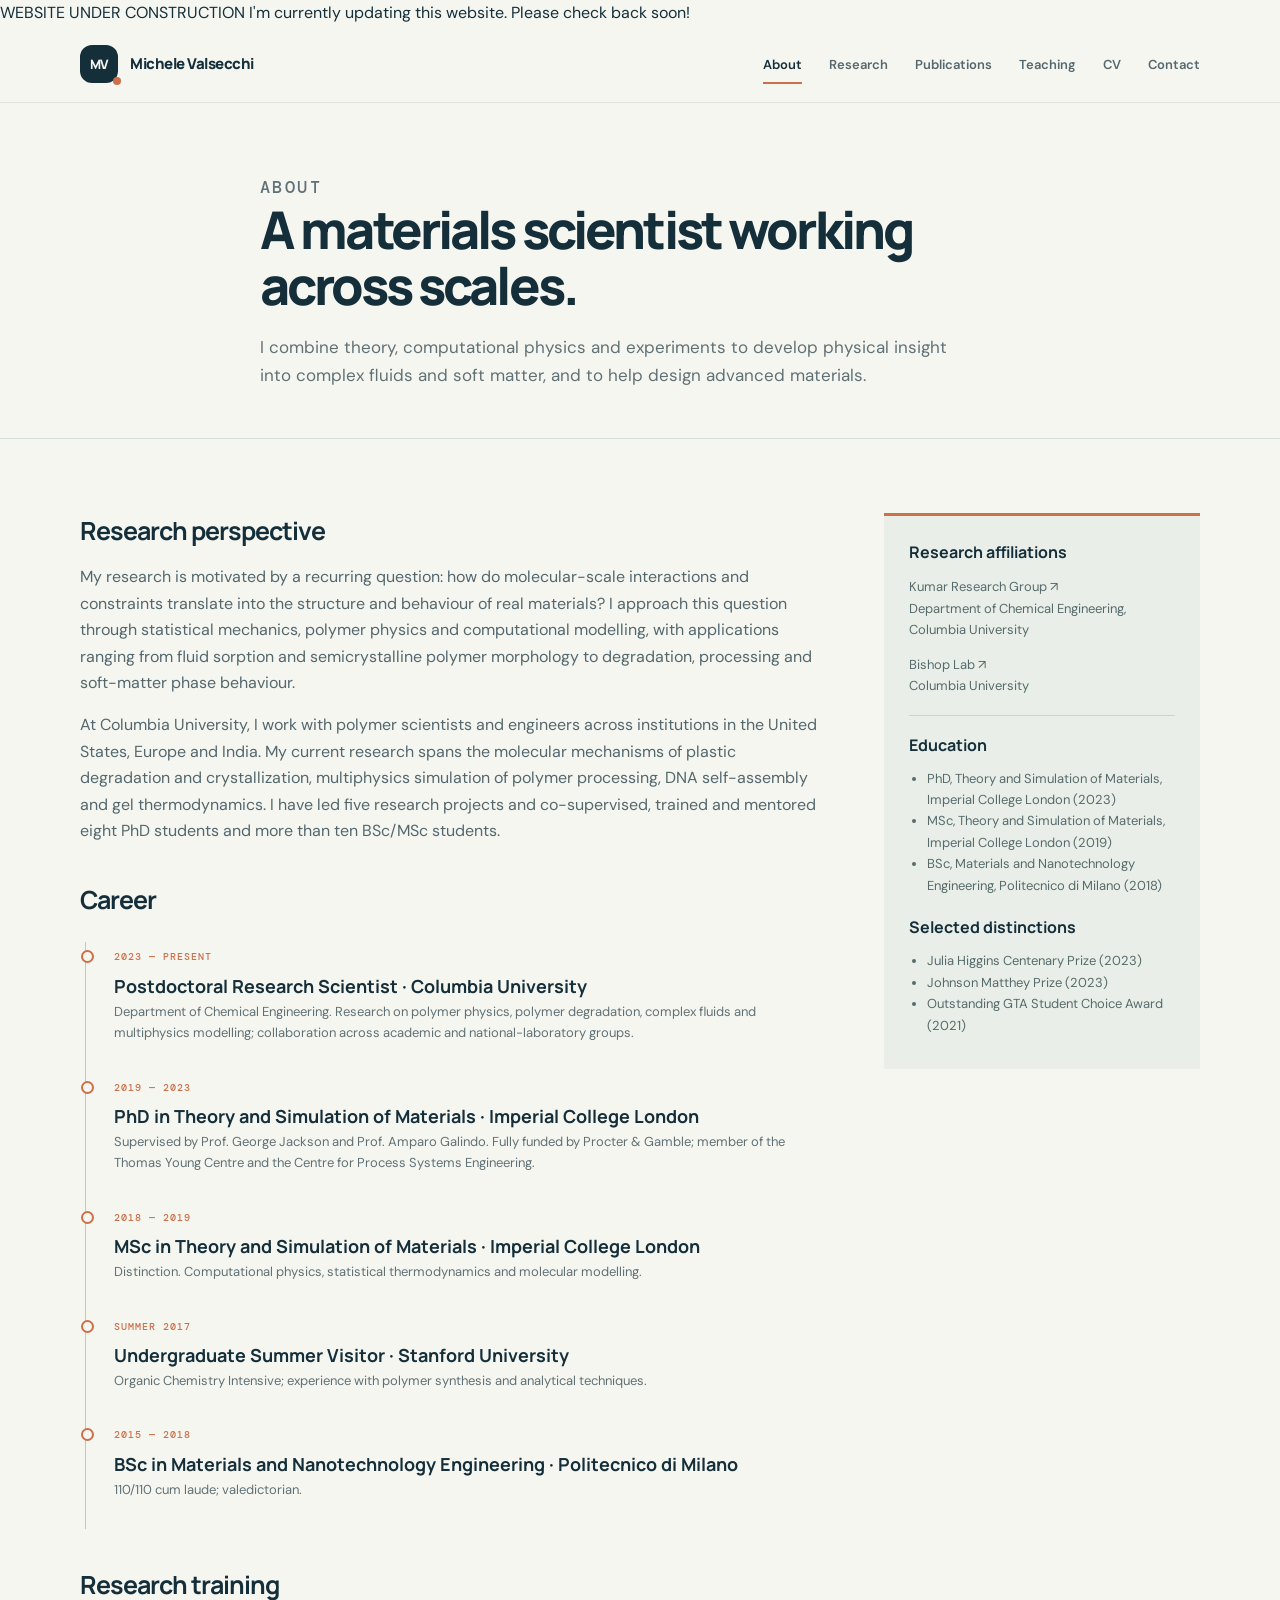
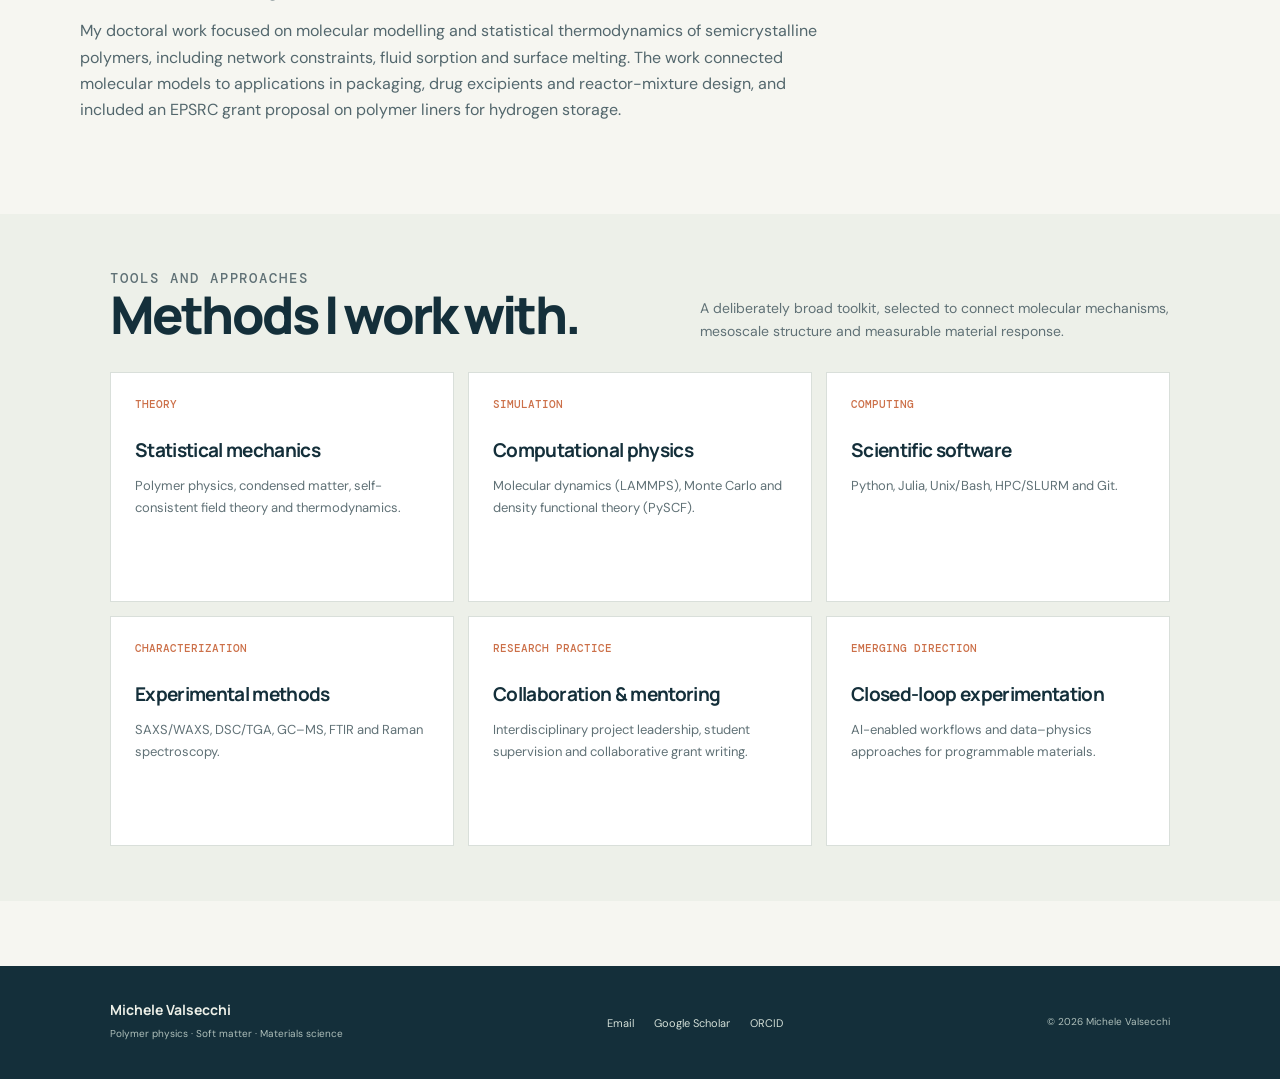
<file: about.html>
<!doctype html>
<html lang="en">
<head>
  <meta charset="utf-8"><meta name="viewport" content="width=device-width, initial-scale=1">
  <meta name="description" content="Background, research perspective, career and methods of Michele Valsecchi.">
  <meta name="author" content="Michele Valsecchi">
  <meta name="theme-color" content="#f6f6f1">
  <title>About | Michele Valsecchi</title>
  <link rel="icon" href="assets/img/favicon.svg" type="image/svg+xml">
  <link rel="stylesheet" href="assets/css/site.css">
</head>
<body class="">
  <div class="construction-banner">
    <span>WEBSITE UNDER CONSTRUCTION</span>
    <span class="banner-message">
        I'm currently updating this website. Please check back soon!
    </span>
</div>
  <a class="skip-link" href="#main">Skip to content</a>
  <header class="site-header">
    <div class="nav-wrap">
      <a class="brand" href="index.html" aria-label="Michele Valsecchi homepage"><span class="brand-mark">MV</span><span class="brand-name">Michele Valsecchi</span></a>
      <button class="nav-toggle" type="button" aria-expanded="false" aria-controls="site-nav"><span></span><span></span><span class="sr-only">Toggle navigation</span></button>
      <nav class="site-nav" id="site-nav" aria-label="Main navigation"><a href="about.html" aria-current="page">About</a><a href="research.html">Research</a><a href="publications.html">Publications</a><a href="teaching.html">Teaching</a><a href="cv.html">CV</a><a href="contact.html">Contact</a></nav>
    </div>
  </header>
  <main id="main">
<section class="page-hero"><div class="wrap page-heading"><p class="eyebrow">About</p><h1>A materials scientist working across scales.</h1><p>I combine theory, computational physics and experiments to develop physical insight into complex fluids and soft matter, and to help design advanced materials.</p></div></section>
<section class="section wrap"><div class="content-grid"><div class="prose">
 <h2>Research perspective</h2><p>My research is motivated by a recurring question: how do molecular-scale interactions and constraints translate into the structure and behaviour of real materials? I approach this question through statistical mechanics, polymer physics and computational modelling, with applications ranging from fluid sorption and semicrystalline polymer morphology to degradation, processing and soft-matter phase behaviour.</p>
 <p>At Columbia University, I work with polymer scientists and engineers across institutions in the United States, Europe and India. My current research spans the molecular mechanisms of plastic degradation and crystallization, multiphysics simulation of polymer processing, DNA self-assembly and gel thermodynamics. I have led five research projects and co-supervised, trained and mentored eight PhD students and more than ten BSc/MSc students.</p>
 <h2>Career</h2><div class="timeline">
  <div class="timeline-item"><span class="timeline-date">2023 — present</span><h3>Postdoctoral Research Scientist · Columbia University</h3><p>Department of Chemical Engineering. Research on polymer physics, polymer degradation, complex fluids and multiphysics modelling; collaboration across academic and national-laboratory groups.</p></div>
  <div class="timeline-item"><span class="timeline-date">2019 — 2023</span><h3>PhD in Theory and Simulation of Materials · Imperial College London</h3><p>Supervised by Prof. George Jackson and Prof. Amparo Galindo. Fully funded by Procter & Gamble; member of the Thomas Young Centre and the Centre for Process Systems Engineering.</p></div>
  <div class="timeline-item"><span class="timeline-date">2018 — 2019</span><h3>MSc in Theory and Simulation of Materials · Imperial College London</h3><p>Distinction. Computational physics, statistical thermodynamics and molecular modelling.</p></div>
  <div class="timeline-item"><span class="timeline-date">Summer 2017</span><h3>Undergraduate Summer Visitor · Stanford University</h3><p>Organic Chemistry Intensive; experience with polymer synthesis and analytical techniques.</p></div>
  <div class="timeline-item"><span class="timeline-date">2015 — 2018</span><h3>BSc in Materials and Nanotechnology Engineering · Politecnico di Milano</h3><p>110/110 cum laude; valedictorian.</p></div>
 </div>
 <h2>Research training</h2><p>My doctoral work focused on molecular modelling and statistical thermodynamics of semicrystalline polymers, including network constraints, fluid sorption and surface melting. The work connected molecular models to applications in packaging, drug excipients and reactor-mixture design, and included an EPSRC grant proposal on polymer liners for hydrogen storage.</p>
 </div><aside class="side-note"><h3>Research affiliations</h3><p><a href="https://kumar.cheme.columbia.edu/people/michele-valsecchi" target="_blank" rel="noopener">Kumar Research Group ↗</a><br>Department of Chemical Engineering, Columbia University</p><p><a href="https://bishop.cheme.columbia.edu/directory" target="_blank" rel="noopener">Bishop Lab ↗</a><br>Columbia University</p><hr style="border:0;border-top:1px solid #cbd5ce;margin:18px 0"><h3>Education</h3><ul><li>PhD, Theory and Simulation of Materials, Imperial College London (2023)</li><li>MSc, Theory and Simulation of Materials, Imperial College London (2019)</li><li>BSc, Materials and Nanotechnology Engineering, Politecnico di Milano (2018)</li></ul><h3 style="margin-top:20px">Selected distinctions</h3><ul><li>Julia Higgins Centenary Prize (2023)</li><li>Johnson Matthey Prize (2023)</li><li>Outstanding GTA Student Choice Award (2021)</li></ul></aside></div></section>
<section class="section compact" style="background:#edf0e9"><div class="wrap"><div class="section-head"><div><p class="section-kicker">Tools and approaches</p><h2>Methods I work with.</h2></div><p>A deliberately broad toolkit, selected to connect molecular mechanisms, mesoscale structure and measurable material response.</p></div><div class="theme-grid">
 <div class="theme-card"><span class="theme-num">THEORY</span><h3>Statistical mechanics</h3><p>Polymer physics, condensed matter, self-consistent field theory and thermodynamics.</p></div>
 <div class="theme-card"><span class="theme-num">SIMULATION</span><h3>Computational physics</h3><p>Molecular dynamics (LAMMPS), Monte Carlo and density functional theory (PySCF).</p></div>
 <div class="theme-card"><span class="theme-num">COMPUTING</span><h3>Scientific software</h3><p>Python, Julia, Unix/Bash, HPC/SLURM and Git.</p></div>
 <div class="theme-card"><span class="theme-num">CHARACTERIZATION</span><h3>Experimental methods</h3><p>SAXS/WAXS, DSC/TGA, GC–MS, FTIR and Raman spectroscopy.</p></div>
 <div class="theme-card"><span class="theme-num">RESEARCH PRACTICE</span><h3>Collaboration & mentoring</h3><p>Interdisciplinary project leadership, student supervision and collaborative grant writing.</p></div>
 <div class="theme-card"><span class="theme-num">EMERGING DIRECTION</span><h3>Closed-loop experimentation</h3><p>AI-enabled workflows and data–physics approaches for programmable materials.</p></div>
 </div></div></section>
</main>
  <footer class="site-footer"><div class="footer-inner"><div><strong>Michele Valsecchi</strong><span>Polymer physics · Soft matter · Materials science</span></div><div class="footer-links"><a href="mailto:valsecchi.michele@outlook.com">Email</a><a href="https://scholar.google.com/citations?user=m1rhpZUAAAAJ" target="_blank" rel="noopener">Google Scholar</a><a href="https://orcid.org/0000-0003-1835-3552" target="_blank" rel="noopener">ORCID</a></div><small>© <span data-year>2026</span> Michele Valsecchi</small></div></footer>
  <script src="assets/js/site.js" defer></script>
</body></html>
</file>
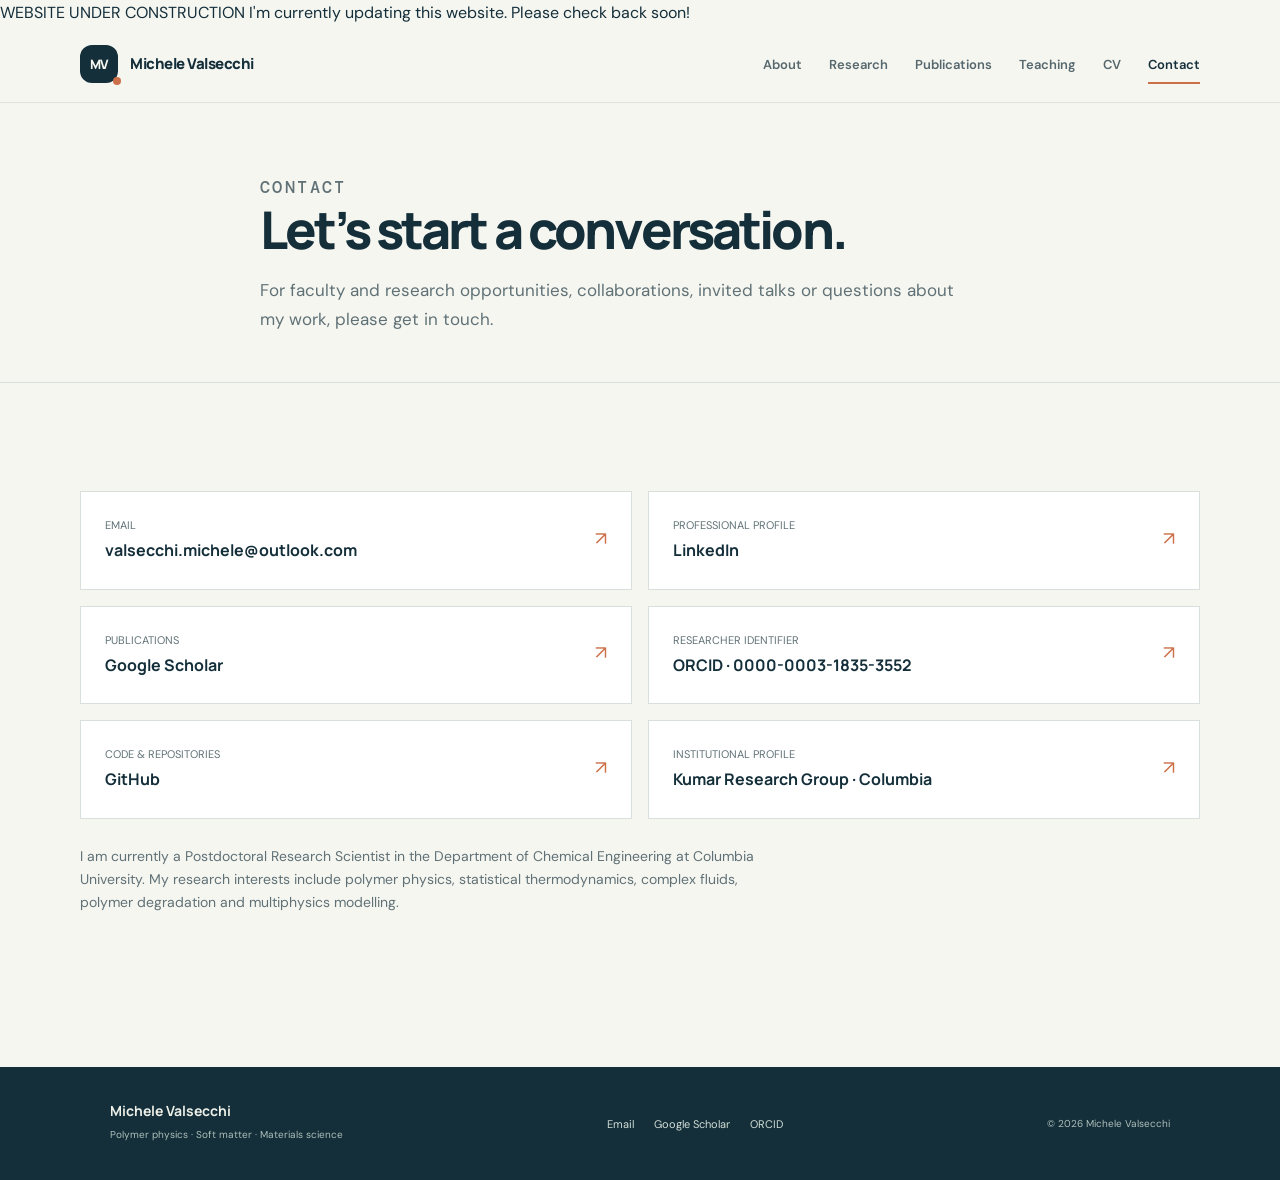
<file: contact.html>
<!doctype html>
<html lang="en">
<head>
  <meta charset="utf-8"><meta name="viewport" content="width=device-width, initial-scale=1">
  <meta name="description" content="Contact me for research, faculty hiring, or collaboration.">
  <meta name="author" content="Michele Valsecchi">
  <meta name="theme-color" content="#f6f6f1">
  <title>Contact | Michele Valsecchi</title>
  <link rel="icon" href="assets/img/favicon.svg" type="image/svg+xml">
  <link rel="stylesheet" href="assets/css/site.css">
</head>
<body class="">
  <div class="construction-banner">
    <span>WEBSITE UNDER CONSTRUCTION</span>
    <span class="banner-message">
        I'm currently updating this website. Please check back soon!
    </span>
</div>
  <a class="skip-link" href="#main">Skip to content</a>
  <header class="site-header">
    <div class="nav-wrap">
      <a class="brand" href="index.html" aria-label="Michele Valsecchi homepage"><span class="brand-mark">MV</span><span class="brand-name">Michele Valsecchi</span></a>
      <button class="nav-toggle" type="button" aria-expanded="false" aria-controls="site-nav"><span></span><span></span><span class="sr-only">Toggle navigation</span></button>
      <nav class="site-nav" id="site-nav" aria-label="Main navigation"><a href="about.html">About</a><a href="research.html">Research</a><a href="publications.html">Publications</a><a href="teaching.html">Teaching</a><a href="cv.html">CV</a><a href="contact.html" aria-current="page">Contact</a></nav>
    </div>
  </header>
  <main id="main">
<section class="page-hero"><div class="wrap page-heading"><p class="eyebrow">Contact</p><h1>Let’s start a conversation.</h1><p>For faculty and research opportunities, collaborations, invited talks or questions about my work, please get in touch.</p></div></section>
<section class="section wrap"><div class="contact-grid">
 <a class="contact-card" href="mailto:valsecchi.michele@outlook.com"><div><span>EMAIL</span><strong>valsecchi.michele@outlook.com</strong></div><span class="out">↗</span></a>
 <a class="contact-card" href="https://www.linkedin.com/in/michele-valsecchi/" target="_blank" rel="noopener"><div><span>PROFESSIONAL PROFILE</span><strong>LinkedIn</strong></div><span class="out">↗</span></a>
 <a class="contact-card" href="https://scholar.google.com/citations?user=m1rhpZUAAAAJ" target="_blank" rel="noopener"><div><span>PUBLICATIONS</span><strong>Google Scholar</strong></div><span class="out">↗</span></a>
 <a class="contact-card" href="https://orcid.org/0000-0003-1835-3552" target="_blank" rel="noopener"><div><span>RESEARCHER IDENTIFIER</span><strong>ORCID · 0000-0003-1835-3552</strong></div><span class="out">↗</span></a>
 <a class="contact-card" href="https://github.com/michelevalsecchi/" target="_blank" rel="noopener"><div><span>CODE & REPOSITORIES</span><strong>GitHub</strong></div><span class="out">↗</span></a>
 <a class="contact-card" href="https://kumar.cheme.columbia.edu/people/michele-valsecchi" target="_blank" rel="noopener"><div><span>INSTITUTIONAL PROFILE</span><strong>Kumar Research Group · Columbia</strong></div><span class="out">↗</span></a>
</div><p class="contact-note">I am currently a Postdoctoral Research Scientist in the Department of Chemical Engineering at Columbia University. My research interests include polymer physics, statistical thermodynamics, complex fluids, polymer degradation and multiphysics modelling.</p></section>
</main>
  <footer class="site-footer"><div class="footer-inner"><div><strong>Michele Valsecchi</strong><span>Polymer physics · Soft matter · Materials science</span></div><div class="footer-links"><a href="mailto:valsecchi.michele@outlook.com">Email</a><a href="https://scholar.google.com/citations?user=m1rhpZUAAAAJ" target="_blank" rel="noopener">Google Scholar</a><a href="https://orcid.org/0000-0003-1835-3552" target="_blank" rel="noopener">ORCID</a></div><small>© <span data-year>2026</span> Michele Valsecchi</small></div></footer>
  <script src="assets/js/site.js" defer></script>
</body></html>
</file>
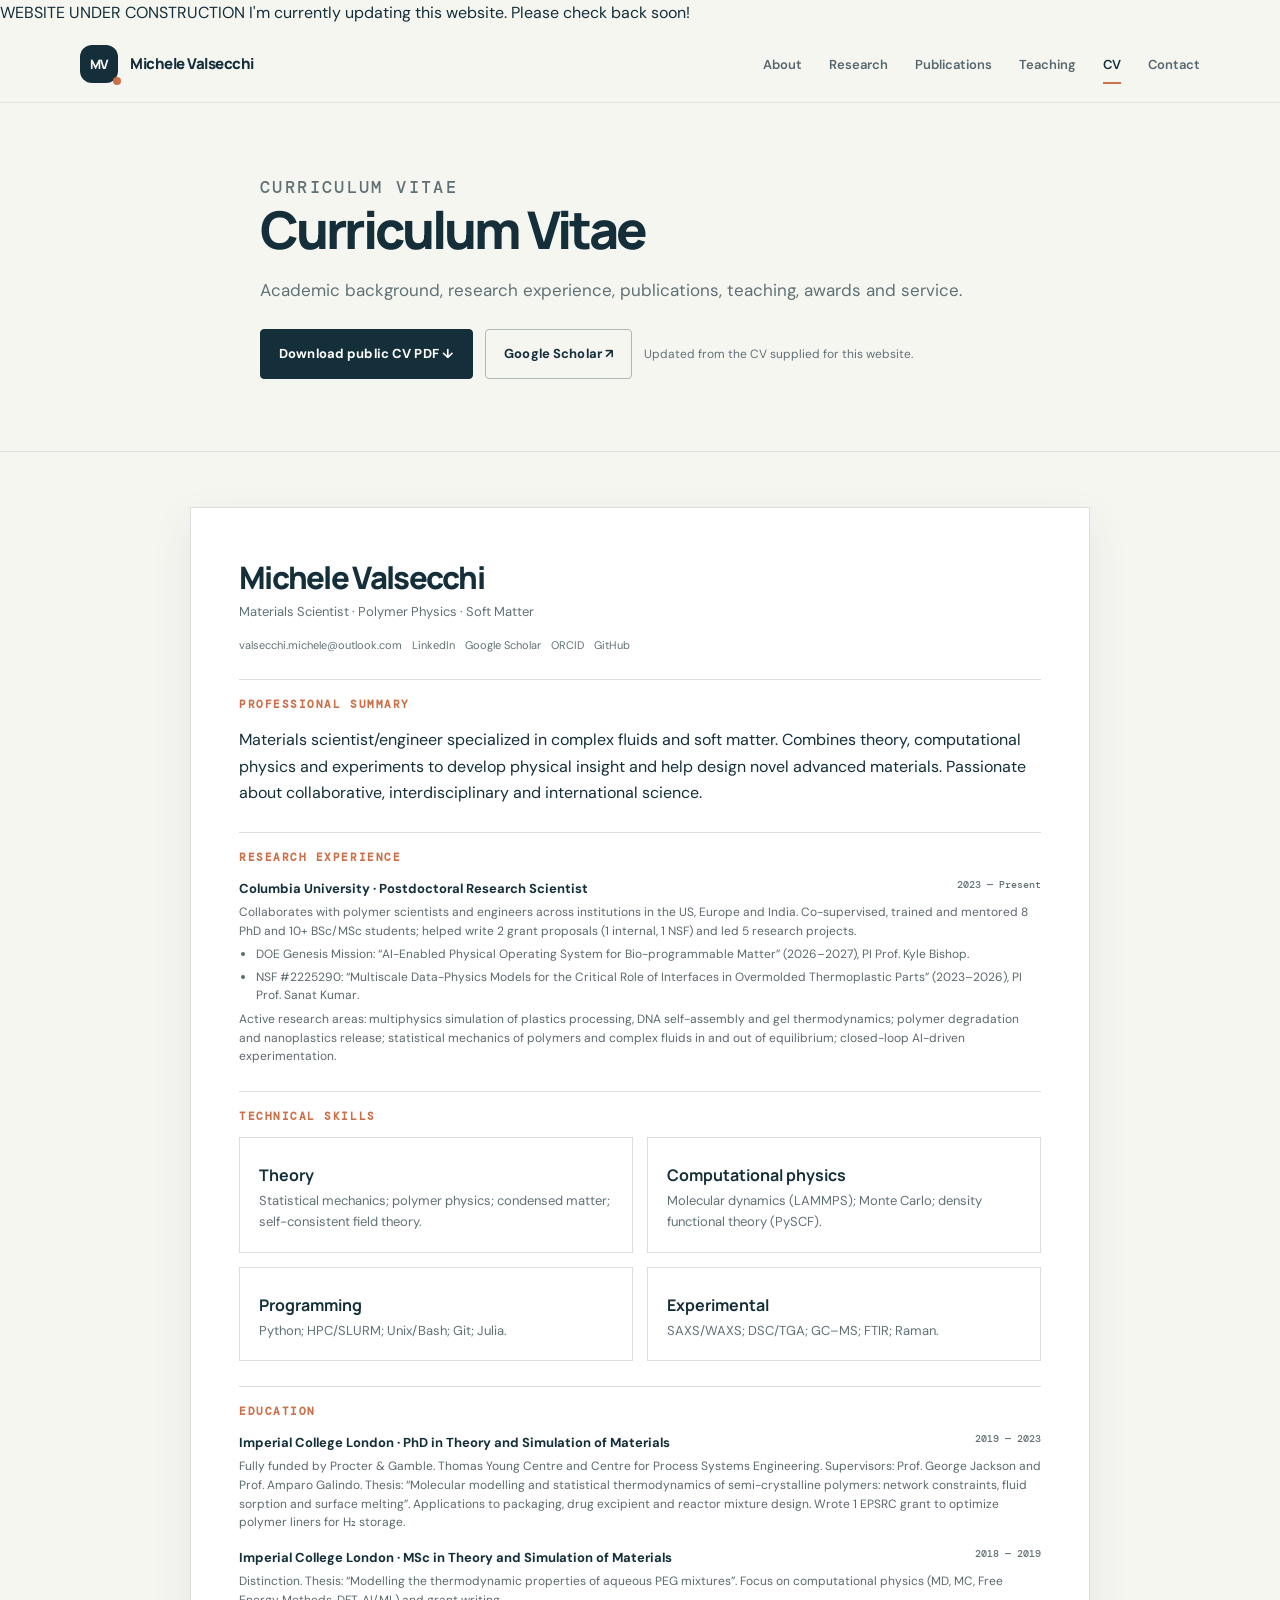
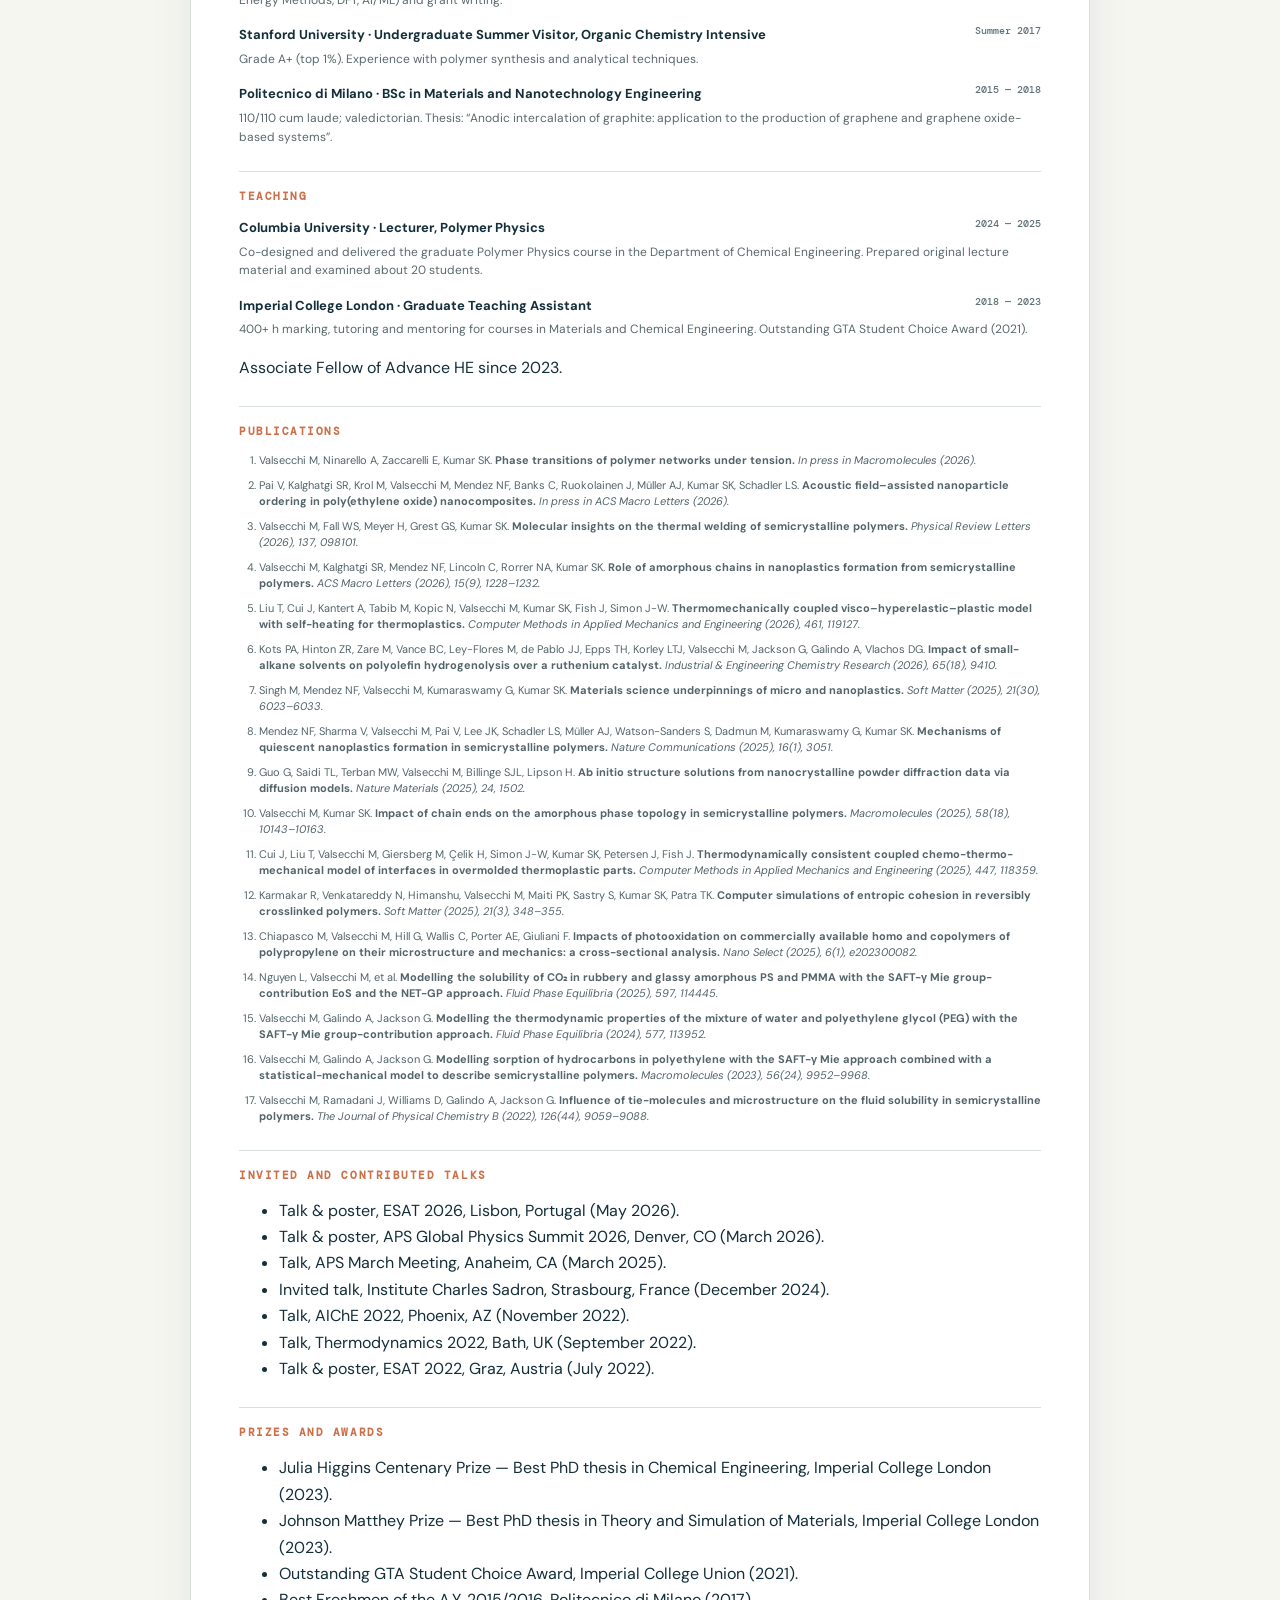
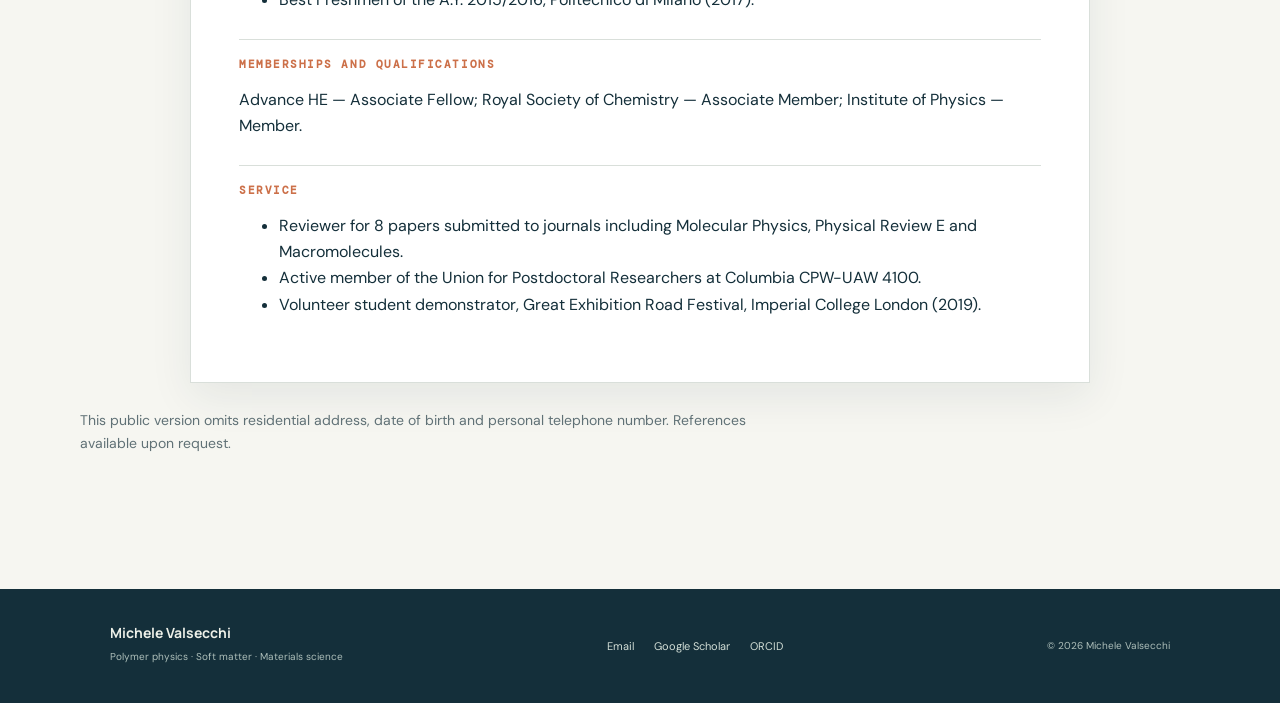
<file: cv.html>
<!doctype html>
<html lang="en">
<head>
  <meta charset="utf-8"><meta name="viewport" content="width=device-width, initial-scale=1">
  <meta name="description" content="Curriculum vitae: research, education, teaching, publications and awards.">
  <meta name="author" content="Michele Valsecchi">
  <meta name="theme-color" content="#f6f6f1">
  <title>CV | Michele Valsecchi</title>
  <link rel="icon" href="assets/img/favicon.svg" type="image/svg+xml">
  <link rel="stylesheet" href="assets/css/site.css">
</head>
<body class="">
  <div class="construction-banner">
    <span>WEBSITE UNDER CONSTRUCTION</span>
    <span class="banner-message">
        I'm currently updating this website. Please check back soon!
    </span>
</div>
  <a class="skip-link" href="#main">Skip to content</a>
  <header class="site-header">
    <div class="nav-wrap">
      <a class="brand" href="index.html" aria-label="Michele Valsecchi homepage"><span class="brand-mark">MV</span><span class="brand-name">Michele Valsecchi</span></a>
      <button class="nav-toggle" type="button" aria-expanded="false" aria-controls="site-nav"><span></span><span></span><span class="sr-only">Toggle navigation</span></button>
      <nav class="site-nav" id="site-nav" aria-label="Main navigation"><a href="about.html">About</a><a href="research.html">Research</a><a href="publications.html">Publications</a><a href="teaching.html">Teaching</a><a href="cv.html" aria-current="page">CV</a><a href="contact.html">Contact</a></nav>
    </div>
  </header>
  <main id="main">
<section class="page-hero"><div class="wrap page-heading"><p class="eyebrow">Curriculum vitae</p><h1>Curriculum Vitae</h1><p>Academic background, research experience, publications, teaching, awards and service.</p><div class="cv-toolbar"><a class="button" href="assets/files/Michele_Valsecchi_CV_Public.pdf" download>Download public CV PDF ↓</a><a class="button secondary" href="https://scholar.google.com/citations?user=m1rhpZUAAAAJ" target="_blank" rel="noopener">Google Scholar ↗</a><p>Updated from the CV supplied for this website.</p></div></div></section>
<section class="section wrap compact"><div class="cv-document">
 <h2 class="cv-name">Michele Valsecchi</h2><p class="cv-subtitle">Materials Scientist · Polymer Physics · Soft Matter</p><div class="cv-links"><a href="mailto:valsecchi.michele@outlook.com">valsecchi.michele@outlook.com</a><a href="https://www.linkedin.com/in/michele-valsecchi/" target="_blank">LinkedIn</a><a href="https://scholar.google.com/citations?user=m1rhpZUAAAAJ" target="_blank">Google Scholar</a><a href="https://orcid.org/0000-0003-1835-3552" target="_blank">ORCID</a><a href="https://github.com/michelevalsecchi/" target="_blank">GitHub</a></div>
 <div class="cv-section"><h2>Professional summary</h2><p>Materials scientist/engineer specialized in complex fluids and soft matter. Combines theory, computational physics and experiments to develop physical insight and help design novel advanced materials. Passionate about collaborative, interdisciplinary and international science.</p></div>
 <div class="cv-section"><h2>Research experience</h2><div class="cv-entry"><div class="cv-entry-head"><strong>Columbia University · Postdoctoral Research Scientist</strong><span class="cv-entry-date">2023 — Present</span></div><p>Collaborates with polymer scientists and engineers across institutions in the US, Europe and India. Co-supervised, trained and mentored 8 PhD and 10+ BSc/MSc students; helped write 2 grant proposals (1 internal, 1 NSF) and led 5 research projects.</p><ul><li>DOE Genesis Mission: “AI-Enabled Physical Operating System for Bio-programmable Matter” (2026–2027), PI Prof. Kyle Bishop.</li><li>NSF #2225290: “Multiscale Data-Physics Models for the Critical Role of Interfaces in Overmolded Thermoplastic Parts” (2023–2026), PI Prof. Sanat Kumar.</li></ul><p>Active research areas: multiphysics simulation of plastics processing, DNA self-assembly and gel thermodynamics; polymer degradation and nanoplastics release; statistical mechanics of polymers and complex fluids in and out of equilibrium; closed-loop AI-driven experimentation.</p></div></div>
 <div class="cv-section"><h2>Technical skills</h2><div class="education-list"><div class="education-item"><h3>Theory</h3><p>Statistical mechanics; polymer physics; condensed matter; self-consistent field theory.</p></div><div class="education-item"><h3>Computational physics</h3><p>Molecular dynamics (LAMMPS); Monte Carlo; density functional theory (PySCF).</p></div><div class="education-item"><h3>Programming</h3><p>Python; HPC/SLURM; Unix/Bash; Git; Julia.</p></div><div class="education-item"><h3>Experimental</h3><p>SAXS/WAXS; DSC/TGA; GC–MS; FTIR; Raman.</p></div></div></div>
 <div class="cv-section"><h2>Education</h2>
  <div class="cv-entry"><div class="cv-entry-head"><strong>Imperial College London · PhD in Theory and Simulation of Materials</strong><span class="cv-entry-date">2019 — 2023</span></div><p>Fully funded by Procter & Gamble. Thomas Young Centre and Centre for Process Systems Engineering. Supervisors: Prof. George Jackson and Prof. Amparo Galindo. Thesis: “Molecular modelling and statistical thermodynamics of semi-crystalline polymers: network constraints, fluid sorption and surface melting”. Applications to packaging, drug excipient and reactor mixture design. Wrote 1 EPSRC grant to optimize polymer liners for H₂ storage.</p></div>
  <div class="cv-entry"><div class="cv-entry-head"><strong>Imperial College London · MSc in Theory and Simulation of Materials</strong><span class="cv-entry-date">2018 — 2019</span></div><p>Distinction. Thesis: “Modelling the thermodynamic properties of aqueous PEG mixtures”. Focus on computational physics (MD, MC, Free Energy Methods, DFT, AI/ML) and grant writing.</p></div>
  <div class="cv-entry"><div class="cv-entry-head"><strong>Stanford University · Undergraduate Summer Visitor, Organic Chemistry Intensive</strong><span class="cv-entry-date">Summer 2017</span></div><p>Grade A+ (top 1%). Experience with polymer synthesis and analytical techniques.</p></div>
  <div class="cv-entry"><div class="cv-entry-head"><strong>Politecnico di Milano · BSc in Materials and Nanotechnology Engineering</strong><span class="cv-entry-date">2015 — 2018</span></div><p>110/110 cum laude; valedictorian. Thesis: “Anodic intercalation of graphite: application to the production of graphene and graphene oxide-based systems”.</p></div>
 </div>
 <div class="cv-section"><h2>Teaching</h2><div class="cv-entry"><div class="cv-entry-head"><strong>Columbia University · Lecturer, Polymer Physics</strong><span class="cv-entry-date">2024 — 2025</span></div><p>Co-designed and delivered the graduate Polymer Physics course in the Department of Chemical Engineering. Prepared original lecture material and examined about 20 students.</p></div><div class="cv-entry"><div class="cv-entry-head"><strong>Imperial College London · Graduate Teaching Assistant</strong><span class="cv-entry-date">2018 — 2023</span></div><p>400+ h marking, tutoring and mentoring for courses in Materials and Chemical Engineering. Outstanding GTA Student Choice Award (2021).</p></div><p>Associate Fellow of Advance HE since 2023.</p></div>
 <div class="cv-section"><h2>Publications</h2><ol class="cv-pubs"><li>Valsecchi M, Ninarello A, Zaccarelli E, Kumar SK. <strong>Phase transitions of polymer networks under tension.</strong> <em>In press in Macromolecules (2026).</em></li><li>Pai V, Kalghatgi SR, Krol M, Valsecchi M, Mendez NF, Banks C, Ruokolainen J, Müller AJ, Kumar SK, Schadler LS. <strong>Acoustic field–assisted nanoparticle ordering in poly(ethylene oxide) nanocomposites.</strong> <em>In press in ACS Macro Letters (2026).</em></li><li>Valsecchi M, Fall WS, Meyer H, Grest GS, Kumar SK. <strong>Molecular insights on the thermal welding of semicrystalline polymers.</strong> <em>Physical Review Letters (2026), 137, 098101.</em></li><li>Valsecchi M, Kalghatgi SR, Mendez NF, Lincoln C, Rorrer NA, Kumar SK. <strong>Role of amorphous chains in nanoplastics formation from semicrystalline polymers.</strong> <em>ACS Macro Letters (2026), 15(9), 1228–1232.</em></li><li>Liu T, Cui J, Kantert A, Tabib M, Kopic N, Valsecchi M, Kumar SK, Fish J, Simon J-W. <strong>Thermomechanically coupled visco–hyperelastic–plastic model with self-heating for thermoplastics.</strong> <em>Computer Methods in Applied Mechanics and Engineering (2026), 461, 119127.</em></li><li>Kots PA, Hinton ZR, Zare M, Vance BC, Ley-Flores M, de Pablo JJ, Epps TH, Korley LTJ, Valsecchi M, Jackson G, Galindo A, Vlachos DG. <strong>Impact of small-alkane solvents on polyolefin hydrogenolysis over a ruthenium catalyst.</strong> <em>Industrial &amp; Engineering Chemistry Research (2026), 65(18), 9410.</em></li><li>Singh M, Mendez NF, Valsecchi M, Kumaraswamy G, Kumar SK. <strong>Materials science underpinnings of micro and nanoplastics.</strong> <em>Soft Matter (2025), 21(30), 6023–6033.</em></li><li>Mendez NF, Sharma V, Valsecchi M, Pai V, Lee JK, Schadler LS, Müller AJ, Watson-Sanders S, Dadmun M, Kumaraswamy G, Kumar SK. <strong>Mechanisms of quiescent nanoplastics formation in semicrystalline polymers.</strong> <em>Nature Communications (2025), 16(1), 3051.</em></li><li>Guo G, Saidi TL, Terban MW, Valsecchi M, Billinge SJL, Lipson H. <strong>Ab initio structure solutions from nanocrystalline powder diffraction data via diffusion models.</strong> <em>Nature Materials (2025), 24, 1502.</em></li><li>Valsecchi M, Kumar SK. <strong>Impact of chain ends on the amorphous phase topology in semicrystalline polymers.</strong> <em>Macromolecules (2025), 58(18), 10143–10163.</em></li><li>Cui J, Liu T, Valsecchi M, Giersberg M, Çelik H, Simon J-W, Kumar SK, Petersen J, Fish J. <strong>Thermodynamically consistent coupled chemo-thermo-mechanical model of interfaces in overmolded thermoplastic parts.</strong> <em>Computer Methods in Applied Mechanics and Engineering (2025), 447, 118359.</em></li><li>Karmakar R, Venkatareddy N, Himanshu, Valsecchi M, Maiti PK, Sastry S, Kumar SK, Patra TK. <strong>Computer simulations of entropic cohesion in reversibly crosslinked polymers.</strong> <em>Soft Matter (2025), 21(3), 348–355.</em></li><li>Chiapasco M, Valsecchi M, Hill G, Wallis C, Porter AE, Giuliani F. <strong>Impacts of photooxidation on commercially available homo and copolymers of polypropylene on their microstructure and mechanics: a cross-sectional analysis.</strong> <em>Nano Select (2025), 6(1), e202300082.</em></li><li>Nguyen L, Valsecchi M, et al. <strong>Modelling the solubility of CO₂ in rubbery and glassy amorphous PS and PMMA with the SAFT-γ Mie group-contribution EoS and the NET-GP approach.</strong> <em>Fluid Phase Equilibria (2025), 597, 114445.</em></li><li>Valsecchi M, Galindo A, Jackson G. <strong>Modelling the thermodynamic properties of the mixture of water and polyethylene glycol (PEG) with the SAFT-γ Mie group-contribution approach.</strong> <em>Fluid Phase Equilibria (2024), 577, 113952.</em></li><li>Valsecchi M, Galindo A, Jackson G. <strong>Modelling sorption of hydrocarbons in polyethylene with the SAFT-γ Mie approach combined with a statistical-mechanical model to describe semicrystalline polymers.</strong> <em>Macromolecules (2023), 56(24), 9952–9968.</em></li><li>Valsecchi M, Ramadani J, Williams D, Galindo A, Jackson G. <strong>Influence of tie-molecules and microstructure on the fluid solubility in semicrystalline polymers.</strong> <em>The Journal of Physical Chemistry B (2022), 126(44), 9059–9088.</em></li></ol></div>
 <div class="cv-section"><h2>Invited and contributed talks</h2><ul><li>Talk & poster, ESAT 2026, Lisbon, Portugal (May 2026).</li><li>Talk & poster, APS Global Physics Summit 2026, Denver, CO (March 2026).</li><li>Talk, APS March Meeting, Anaheim, CA (March 2025).</li><li>Invited talk, Institute Charles Sadron, Strasbourg, France (December 2024).</li><li>Talk, AIChE 2022, Phoenix, AZ (November 2022).</li><li>Talk, Thermodynamics 2022, Bath, UK (September 2022).</li><li>Talk & poster, ESAT 2022, Graz, Austria (July 2022).</li></ul></div>
 <div class="cv-section"><h2>Prizes and awards</h2><ul><li>Julia Higgins Centenary Prize — Best PhD thesis in Chemical Engineering, Imperial College London (2023).</li><li>Johnson Matthey Prize — Best PhD thesis in Theory and Simulation of Materials, Imperial College London (2023).</li><li>Outstanding GTA Student Choice Award, Imperial College Union (2021).</li><li>Best Freshmen of the A.Y. 2015/2016, Politecnico di Milano (2017).</li></ul></div>
 <div class="cv-section"><h2>Memberships and qualifications</h2><p>Advance HE — Associate Fellow; Royal Society of Chemistry — Associate Member; Institute of Physics — Member.</p></div>
 <div class="cv-section"><h2>Service</h2><ul><li>Reviewer for 8 papers submitted to journals including Molecular Physics, Physical Review E and Macromolecules.</li><li>Active member of the Union for Postdoctoral Researchers at Columbia CPW-UAW 4100.</li><li>Volunteer student demonstrator, Great Exhibition Road Festival, Imperial College London (2019).</li></ul></div>
</div><p class="contact-note">This public version omits residential address, date of birth and personal telephone number. References available upon request.</p></section>
</main>
  <footer class="site-footer"><div class="footer-inner"><div><strong>Michele Valsecchi</strong><span>Polymer physics · Soft matter · Materials science</span></div><div class="footer-links"><a href="mailto:valsecchi.michele@outlook.com">Email</a><a href="https://scholar.google.com/citations?user=m1rhpZUAAAAJ" target="_blank" rel="noopener">Google Scholar</a><a href="https://orcid.org/0000-0003-1835-3552" target="_blank" rel="noopener">ORCID</a></div><small>© <span data-year>2026</span> Michele Valsecchi</small></div></footer>
  <script src="assets/js/site.js" defer></script>
</body></html>
</file>
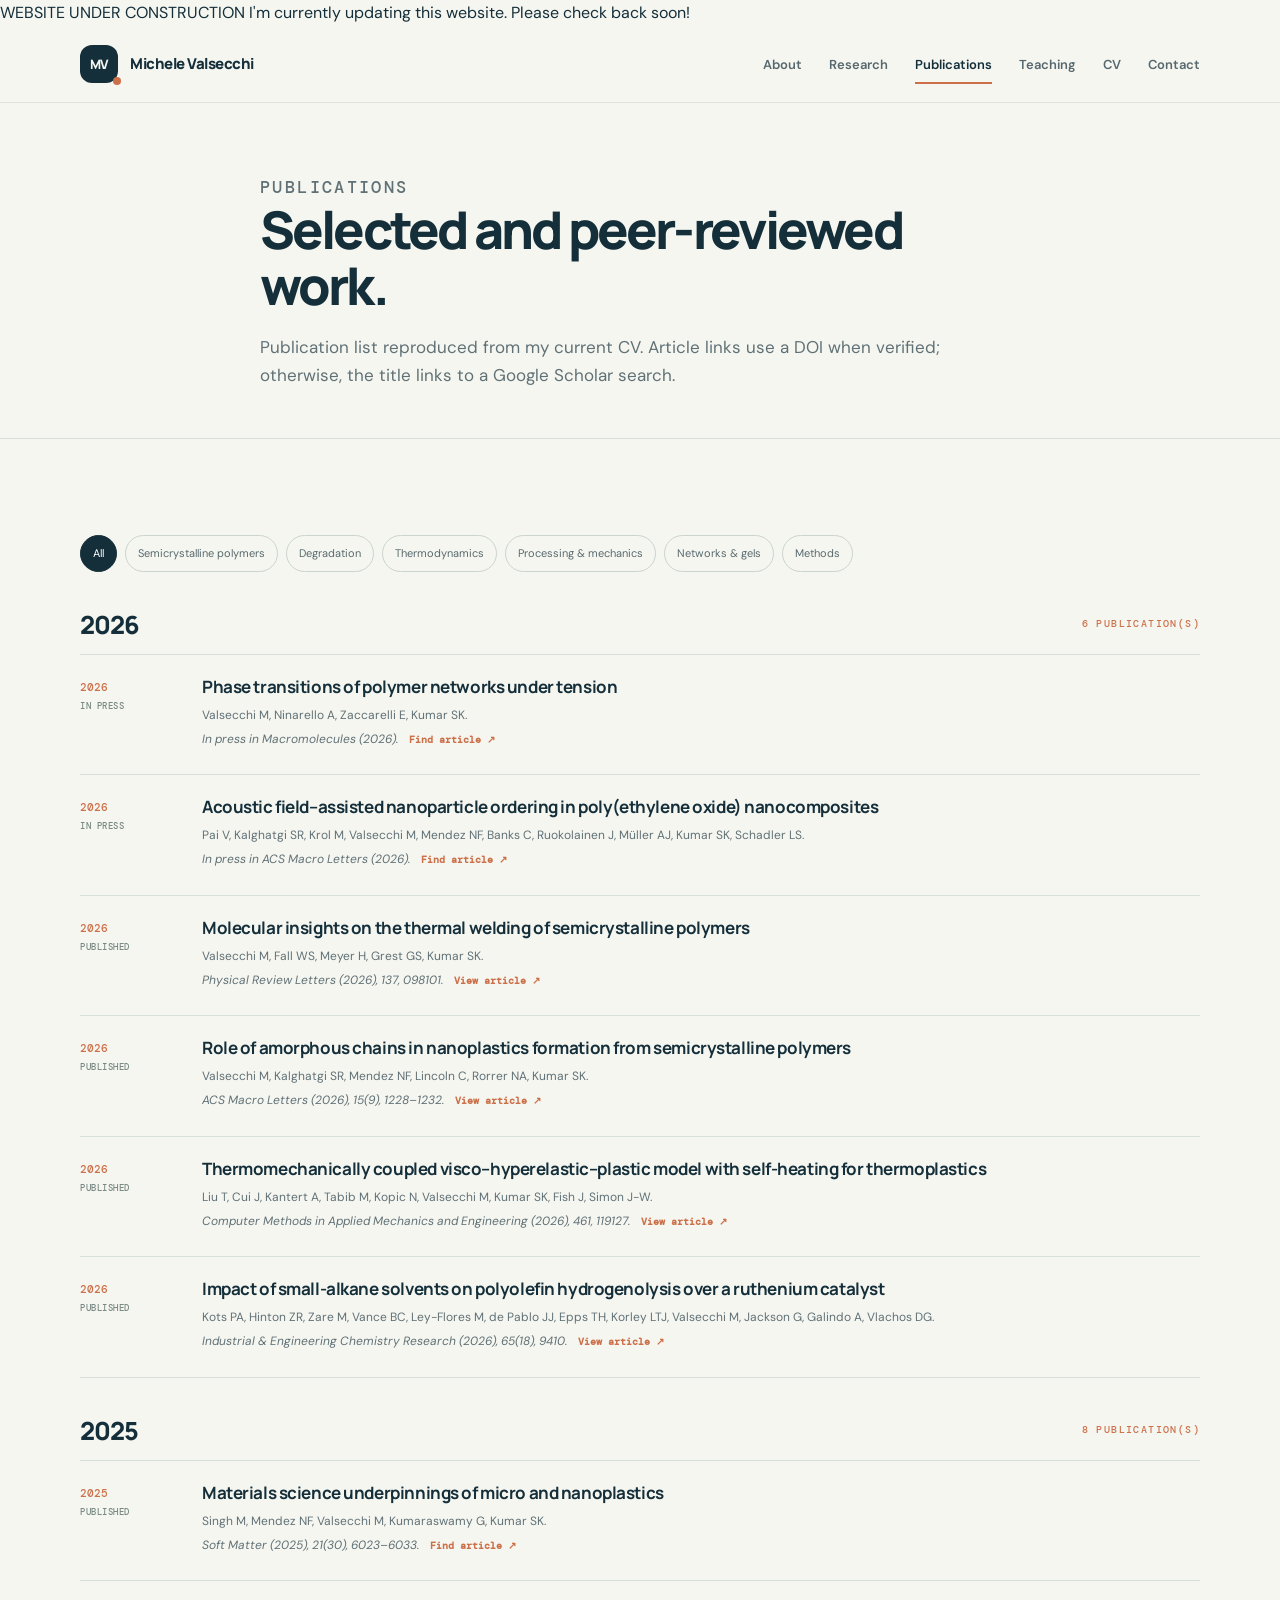
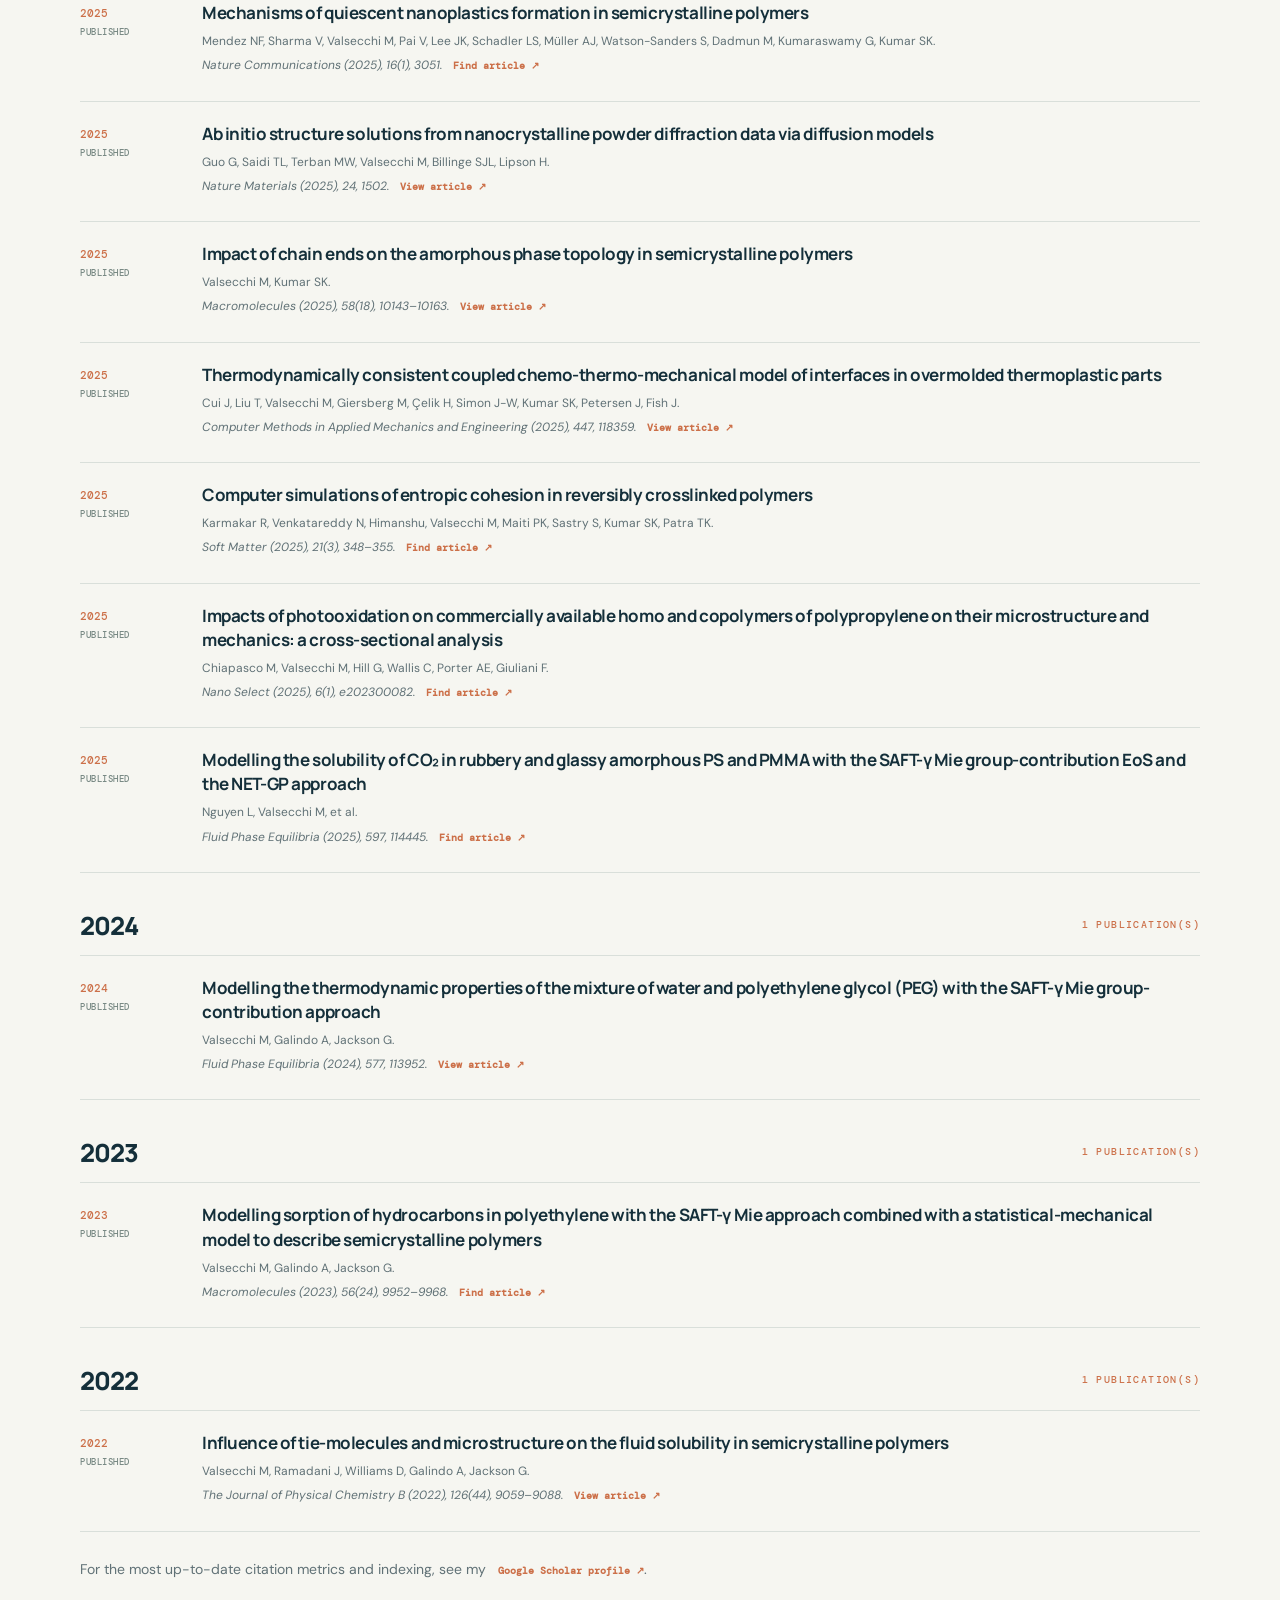
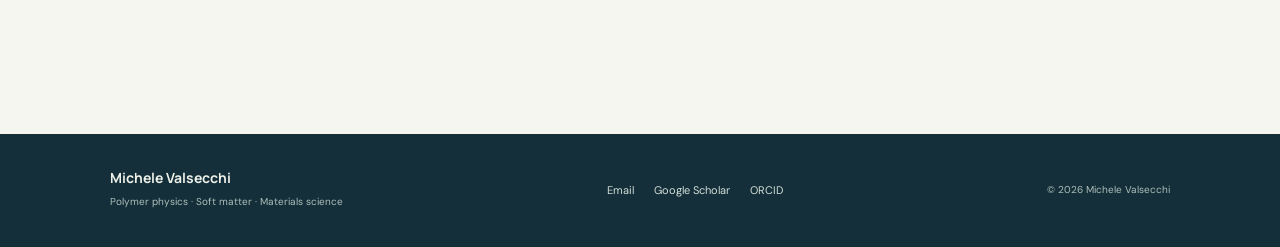
<file: publications.html>
<!doctype html>
<html lang="en">
<head>
  <meta charset="utf-8"><meta name="viewport" content="width=device-width, initial-scale=1">
  <meta name="description" content="Publications by Michele Valsecchi in polymer physics, materials science and thermodynamics.">
  <meta name="author" content="Michele Valsecchi">
  <meta name="theme-color" content="#f6f6f1">
  <title>Publications | Michele Valsecchi</title>
  <link rel="icon" href="assets/img/favicon.svg" type="image/svg+xml">
  <link rel="stylesheet" href="assets/css/site.css">
</head>
<body class="">
  <div class="construction-banner">
    <span>WEBSITE UNDER CONSTRUCTION</span>
    <span class="banner-message">
        I'm currently updating this website. Please check back soon!
    </span>
</div>
  <a class="skip-link" href="#main">Skip to content</a>
  <header class="site-header">
    <div class="nav-wrap">
      <a class="brand" href="index.html" aria-label="Michele Valsecchi homepage"><span class="brand-mark">MV</span><span class="brand-name">Michele Valsecchi</span></a>
      <button class="nav-toggle" type="button" aria-expanded="false" aria-controls="site-nav"><span></span><span></span><span class="sr-only">Toggle navigation</span></button>
      <nav class="site-nav" id="site-nav" aria-label="Main navigation"><a href="about.html">About</a><a href="research.html">Research</a><a href="publications.html" aria-current="page">Publications</a><a href="teaching.html">Teaching</a><a href="cv.html">CV</a><a href="contact.html">Contact</a></nav>
    </div>
  </header>
  <main id="main">
<section class="page-hero"><div class="wrap page-heading"><p class="eyebrow">Publications</p><h1>Selected and peer-reviewed work.</h1><p>Publication list reproduced from my current CV. Article links use a DOI when verified; otherwise, the title links to a Google Scholar search.</p></div></section>
<section class="section wrap"><div class="filter-row" aria-label="Filter publications by theme"><button class="filter-btn active" type="button" data-filter="all">All</button><button class="filter-btn" type="button" data-filter="semicrystalline">Semicrystalline polymers</button><button class="filter-btn" type="button" data-filter="degradation">Degradation</button><button class="filter-btn" type="button" data-filter="thermodynamics">Thermodynamics</button><button class="filter-btn" type="button" data-filter="processing">Processing & mechanics</button><button class="filter-btn" type="button" data-filter="networks">Networks & gels</button><button class="filter-btn" type="button" data-filter="methods">Methods</button></div><section class="pub-year"><div class="section-head" style="margin:35px 0 12px"><h2 style="font:800 25px var(--display);letter-spacing:-.04em;margin:0">2026</h2><span class="section-kicker">6 publication(s)</span></div><div class="publication-list"><article class="publication" data-theme="networks">
      <div class="pub-meta"><span>2026</span><span class="pub-status">In press</span></div>
      <div><h3><a href="https://scholar.google.com/scholar?q=%22Phase+transitions+of+polymer+networks+under+tension%22" target="_blank" rel="noopener">Phase transitions of polymer networks under tension</a></h3>
      <p class="pub-authors">Valsecchi M, Ninarello A, Zaccarelli E, Kumar SK.</p><p class="pub-journal">In press in Macromolecules (2026). <a class="text-link" href="https://scholar.google.com/scholar?q=%22Phase+transitions+of+polymer+networks+under+tension%22" target="_blank" rel="noopener">Find article ↗</a></p></div>
    </article><article class="publication" data-theme="processing">
      <div class="pub-meta"><span>2026</span><span class="pub-status">In press</span></div>
      <div><h3><a href="https://scholar.google.com/scholar?q=%22Acoustic+field%E2%80%93assisted+nanoparticle+ordering+in+poly%28ethylene+oxide%29+nanocomposites%22" target="_blank" rel="noopener">Acoustic field–assisted nanoparticle ordering in poly(ethylene oxide) nanocomposites</a></h3>
      <p class="pub-authors">Pai V, Kalghatgi SR, Krol M, Valsecchi M, Mendez NF, Banks C, Ruokolainen J, Müller AJ, Kumar SK, Schadler LS.</p><p class="pub-journal">In press in ACS Macro Letters (2026). <a class="text-link" href="https://scholar.google.com/scholar?q=%22Acoustic+field%E2%80%93assisted+nanoparticle+ordering+in+poly%28ethylene+oxide%29+nanocomposites%22" target="_blank" rel="noopener">Find article ↗</a></p></div>
    </article><article class="publication" data-theme="semicrystalline">
      <div class="pub-meta"><span>2026</span><span class="pub-status">Published</span></div>
      <div><h3><a href="https://doi.org/10.1103/dbck-v8nm" target="_blank" rel="noopener">Molecular insights on the thermal welding of semicrystalline polymers</a></h3>
      <p class="pub-authors">Valsecchi M, Fall WS, Meyer H, Grest GS, Kumar SK.</p><p class="pub-journal">Physical Review Letters (2026), 137, 098101. <a class="text-link" href="https://doi.org/10.1103/dbck-v8nm" target="_blank" rel="noopener">View article ↗</a></p></div>
    </article><article class="publication" data-theme="degradation">
      <div class="pub-meta"><span>2026</span><span class="pub-status">Published</span></div>
      <div><h3><a href="https://doi.org/10.1021/acsmacrolett.6c00299" target="_blank" rel="noopener">Role of amorphous chains in nanoplastics formation from semicrystalline polymers</a></h3>
      <p class="pub-authors">Valsecchi M, Kalghatgi SR, Mendez NF, Lincoln C, Rorrer NA, Kumar SK.</p><p class="pub-journal">ACS Macro Letters (2026), 15(9), 1228–1232. <a class="text-link" href="https://doi.org/10.1021/acsmacrolett.6c00299" target="_blank" rel="noopener">View article ↗</a></p></div>
    </article><article class="publication" data-theme="processing">
      <div class="pub-meta"><span>2026</span><span class="pub-status">Published</span></div>
      <div><h3><a href="https://doi.org/10.1016/j.cma.2026.119127" target="_blank" rel="noopener">Thermomechanically coupled visco–hyperelastic–plastic model with self-heating for thermoplastics</a></h3>
      <p class="pub-authors">Liu T, Cui J, Kantert A, Tabib M, Kopic N, Valsecchi M, Kumar SK, Fish J, Simon J-W.</p><p class="pub-journal">Computer Methods in Applied Mechanics and Engineering (2026), 461, 119127. <a class="text-link" href="https://doi.org/10.1016/j.cma.2026.119127" target="_blank" rel="noopener">View article ↗</a></p></div>
    </article><article class="publication" data-theme="degradation">
      <div class="pub-meta"><span>2026</span><span class="pub-status">Published</span></div>
      <div><h3><a href="https://doi.org/10.1021/acs.iecr.6c00853" target="_blank" rel="noopener">Impact of small-alkane solvents on polyolefin hydrogenolysis over a ruthenium catalyst</a></h3>
      <p class="pub-authors">Kots PA, Hinton ZR, Zare M, Vance BC, Ley-Flores M, de Pablo JJ, Epps TH, Korley LTJ, Valsecchi M, Jackson G, Galindo A, Vlachos DG.</p><p class="pub-journal">Industrial &amp; Engineering Chemistry Research (2026), 65(18), 9410. <a class="text-link" href="https://doi.org/10.1021/acs.iecr.6c00853" target="_blank" rel="noopener">View article ↗</a></p></div>
    </article></div></section><section class="pub-year"><div class="section-head" style="margin:35px 0 12px"><h2 style="font:800 25px var(--display);letter-spacing:-.04em;margin:0">2025</h2><span class="section-kicker">8 publication(s)</span></div><div class="publication-list"><article class="publication" data-theme="degradation">
      <div class="pub-meta"><span>2025</span><span class="pub-status">Published</span></div>
      <div><h3><a href="https://scholar.google.com/scholar?q=%22Materials+science+underpinnings+of+micro+and+nanoplastics%22" target="_blank" rel="noopener">Materials science underpinnings of micro and nanoplastics</a></h3>
      <p class="pub-authors">Singh M, Mendez NF, Valsecchi M, Kumaraswamy G, Kumar SK.</p><p class="pub-journal">Soft Matter (2025), 21(30), 6023–6033. <a class="text-link" href="https://scholar.google.com/scholar?q=%22Materials+science+underpinnings+of+micro+and+nanoplastics%22" target="_blank" rel="noopener">Find article ↗</a></p></div>
    </article><article class="publication" data-theme="degradation">
      <div class="pub-meta"><span>2025</span><span class="pub-status">Published</span></div>
      <div><h3><a href="https://scholar.google.com/scholar?q=%22Mechanisms+of+quiescent+nanoplastics+formation+in+semicrystalline+polymers%22" target="_blank" rel="noopener">Mechanisms of quiescent nanoplastics formation in semicrystalline polymers</a></h3>
      <p class="pub-authors">Mendez NF, Sharma V, Valsecchi M, Pai V, Lee JK, Schadler LS, Müller AJ, Watson-Sanders S, Dadmun M, Kumaraswamy G, Kumar SK.</p><p class="pub-journal">Nature Communications (2025), 16(1), 3051. <a class="text-link" href="https://scholar.google.com/scholar?q=%22Mechanisms+of+quiescent+nanoplastics+formation+in+semicrystalline+polymers%22" target="_blank" rel="noopener">Find article ↗</a></p></div>
    </article><article class="publication" data-theme="methods">
      <div class="pub-meta"><span>2025</span><span class="pub-status">Published</span></div>
      <div><h3><a href="https://doi.org/10.1038/s41563-025-02220-y" target="_blank" rel="noopener">Ab initio structure solutions from nanocrystalline powder diffraction data via diffusion models</a></h3>
      <p class="pub-authors">Guo G, Saidi TL, Terban MW, Valsecchi M, Billinge SJL, Lipson H.</p><p class="pub-journal">Nature Materials (2025), 24, 1502. <a class="text-link" href="https://doi.org/10.1038/s41563-025-02220-y" target="_blank" rel="noopener">View article ↗</a></p></div>
    </article><article class="publication" data-theme="semicrystalline">
      <div class="pub-meta"><span>2025</span><span class="pub-status">Published</span></div>
      <div><h3><a href="https://doi.org/10.1021/acs.macromol.5c00534" target="_blank" rel="noopener">Impact of chain ends on the amorphous phase topology in semicrystalline polymers</a></h3>
      <p class="pub-authors">Valsecchi M, Kumar SK.</p><p class="pub-journal">Macromolecules (2025), 58(18), 10143–10163. <a class="text-link" href="https://doi.org/10.1021/acs.macromol.5c00534" target="_blank" rel="noopener">View article ↗</a></p></div>
    </article><article class="publication" data-theme="processing">
      <div class="pub-meta"><span>2025</span><span class="pub-status">Published</span></div>
      <div><h3><a href="https://doi.org/10.1016/j.cma.2025.118359" target="_blank" rel="noopener">Thermodynamically consistent coupled chemo-thermo-mechanical model of interfaces in overmolded thermoplastic parts</a></h3>
      <p class="pub-authors">Cui J, Liu T, Valsecchi M, Giersberg M, Çelik H, Simon J-W, Kumar SK, Petersen J, Fish J.</p><p class="pub-journal">Computer Methods in Applied Mechanics and Engineering (2025), 447, 118359. <a class="text-link" href="https://doi.org/10.1016/j.cma.2025.118359" target="_blank" rel="noopener">View article ↗</a></p></div>
    </article><article class="publication" data-theme="networks">
      <div class="pub-meta"><span>2025</span><span class="pub-status">Published</span></div>
      <div><h3><a href="https://scholar.google.com/scholar?q=%22Computer+simulations+of+entropic+cohesion+in+reversibly+crosslinked+polymers%22" target="_blank" rel="noopener">Computer simulations of entropic cohesion in reversibly crosslinked polymers</a></h3>
      <p class="pub-authors">Karmakar R, Venkatareddy N, Himanshu, Valsecchi M, Maiti PK, Sastry S, Kumar SK, Patra TK.</p><p class="pub-journal">Soft Matter (2025), 21(3), 348–355. <a class="text-link" href="https://scholar.google.com/scholar?q=%22Computer+simulations+of+entropic+cohesion+in+reversibly+crosslinked+polymers%22" target="_blank" rel="noopener">Find article ↗</a></p></div>
    </article><article class="publication" data-theme="degradation">
      <div class="pub-meta"><span>2025</span><span class="pub-status">Published</span></div>
      <div><h3><a href="https://scholar.google.com/scholar?q=%22Impacts+of+photooxidation+on+commercially+available+homo+and+copolymers+of+polypropylene+on+their+microstructure+and+mechanics%3A+a+cross-sectional+analysis%22" target="_blank" rel="noopener">Impacts of photooxidation on commercially available homo and copolymers of polypropylene on their microstructure and mechanics: a cross-sectional analysis</a></h3>
      <p class="pub-authors">Chiapasco M, Valsecchi M, Hill G, Wallis C, Porter AE, Giuliani F.</p><p class="pub-journal">Nano Select (2025), 6(1), e202300082. <a class="text-link" href="https://scholar.google.com/scholar?q=%22Impacts+of+photooxidation+on+commercially+available+homo+and+copolymers+of+polypropylene+on+their+microstructure+and+mechanics%3A+a+cross-sectional+analysis%22" target="_blank" rel="noopener">Find article ↗</a></p></div>
    </article><article class="publication" data-theme="thermodynamics">
      <div class="pub-meta"><span>2025</span><span class="pub-status">Published</span></div>
      <div><h3><a href="https://scholar.google.com/scholar?q=%22Modelling+the+solubility+of+CO%E2%82%82+in+rubbery+and+glassy+amorphous+PS+and+PMMA+with+the+SAFT-%CE%B3+Mie+group-contribution+EoS+and+the+NET-GP+approach%22" target="_blank" rel="noopener">Modelling the solubility of CO₂ in rubbery and glassy amorphous PS and PMMA with the SAFT-γ Mie group-contribution EoS and the NET-GP approach</a></h3>
      <p class="pub-authors">Nguyen L, Valsecchi M, et al.</p><p class="pub-journal">Fluid Phase Equilibria (2025), 597, 114445. <a class="text-link" href="https://scholar.google.com/scholar?q=%22Modelling+the+solubility+of+CO%E2%82%82+in+rubbery+and+glassy+amorphous+PS+and+PMMA+with+the+SAFT-%CE%B3+Mie+group-contribution+EoS+and+the+NET-GP+approach%22" target="_blank" rel="noopener">Find article ↗</a></p></div>
    </article></div></section><section class="pub-year"><div class="section-head" style="margin:35px 0 12px"><h2 style="font:800 25px var(--display);letter-spacing:-.04em;margin:0">2024</h2><span class="section-kicker">1 publication(s)</span></div><div class="publication-list"><article class="publication" data-theme="thermodynamics">
      <div class="pub-meta"><span>2024</span><span class="pub-status">Published</span></div>
      <div><h3><a href="https://doi.org/10.1016/j.fluid.2023.113952" target="_blank" rel="noopener">Modelling the thermodynamic properties of the mixture of water and polyethylene glycol (PEG) with the SAFT-γ Mie group-contribution approach</a></h3>
      <p class="pub-authors">Valsecchi M, Galindo A, Jackson G.</p><p class="pub-journal">Fluid Phase Equilibria (2024), 577, 113952. <a class="text-link" href="https://doi.org/10.1016/j.fluid.2023.113952" target="_blank" rel="noopener">View article ↗</a></p></div>
    </article></div></section><section class="pub-year"><div class="section-head" style="margin:35px 0 12px"><h2 style="font:800 25px var(--display);letter-spacing:-.04em;margin:0">2023</h2><span class="section-kicker">1 publication(s)</span></div><div class="publication-list"><article class="publication" data-theme="thermodynamics">
      <div class="pub-meta"><span>2023</span><span class="pub-status">Published</span></div>
      <div><h3><a href="https://scholar.google.com/scholar?q=%22Modelling+sorption+of+hydrocarbons+in+polyethylene+with+the+SAFT-%CE%B3+Mie+approach+combined+with+a+statistical-mechanical+model+to+describe+semicrystalline+polymers%22" target="_blank" rel="noopener">Modelling sorption of hydrocarbons in polyethylene with the SAFT-γ Mie approach combined with a statistical-mechanical model to describe semicrystalline polymers</a></h3>
      <p class="pub-authors">Valsecchi M, Galindo A, Jackson G.</p><p class="pub-journal">Macromolecules (2023), 56(24), 9952–9968. <a class="text-link" href="https://scholar.google.com/scholar?q=%22Modelling+sorption+of+hydrocarbons+in+polyethylene+with+the+SAFT-%CE%B3+Mie+approach+combined+with+a+statistical-mechanical+model+to+describe+semicrystalline+polymers%22" target="_blank" rel="noopener">Find article ↗</a></p></div>
    </article></div></section><section class="pub-year"><div class="section-head" style="margin:35px 0 12px"><h2 style="font:800 25px var(--display);letter-spacing:-.04em;margin:0">2022</h2><span class="section-kicker">1 publication(s)</span></div><div class="publication-list"><article class="publication" data-theme="thermodynamics">
      <div class="pub-meta"><span>2022</span><span class="pub-status">Published</span></div>
      <div><h3><a href="https://doi.org/10.1021/acs.jpcb.2c04600" target="_blank" rel="noopener">Influence of tie-molecules and microstructure on the fluid solubility in semicrystalline polymers</a></h3>
      <p class="pub-authors">Valsecchi M, Ramadani J, Williams D, Galindo A, Jackson G.</p><p class="pub-journal">The Journal of Physical Chemistry B (2022), 126(44), 9059–9088. <a class="text-link" href="https://doi.org/10.1021/acs.jpcb.2c04600" target="_blank" rel="noopener">View article ↗</a></p></div>
    </article></div></section><p class="contact-note">For the most up-to-date citation metrics and indexing, see my <a class="text-link" href="https://scholar.google.com/citations?user=m1rhpZUAAAAJ" target="_blank" rel="noopener">Google Scholar profile ↗</a>.</p></section>
</main>
  <footer class="site-footer"><div class="footer-inner"><div><strong>Michele Valsecchi</strong><span>Polymer physics · Soft matter · Materials science</span></div><div class="footer-links"><a href="mailto:valsecchi.michele@outlook.com">Email</a><a href="https://scholar.google.com/citations?user=m1rhpZUAAAAJ" target="_blank" rel="noopener">Google Scholar</a><a href="https://orcid.org/0000-0003-1835-3552" target="_blank" rel="noopener">ORCID</a></div><small>© <span data-year>2026</span> Michele Valsecchi</small></div></footer>
  <script src="assets/js/site.js" defer></script>
</body></html>
</file>
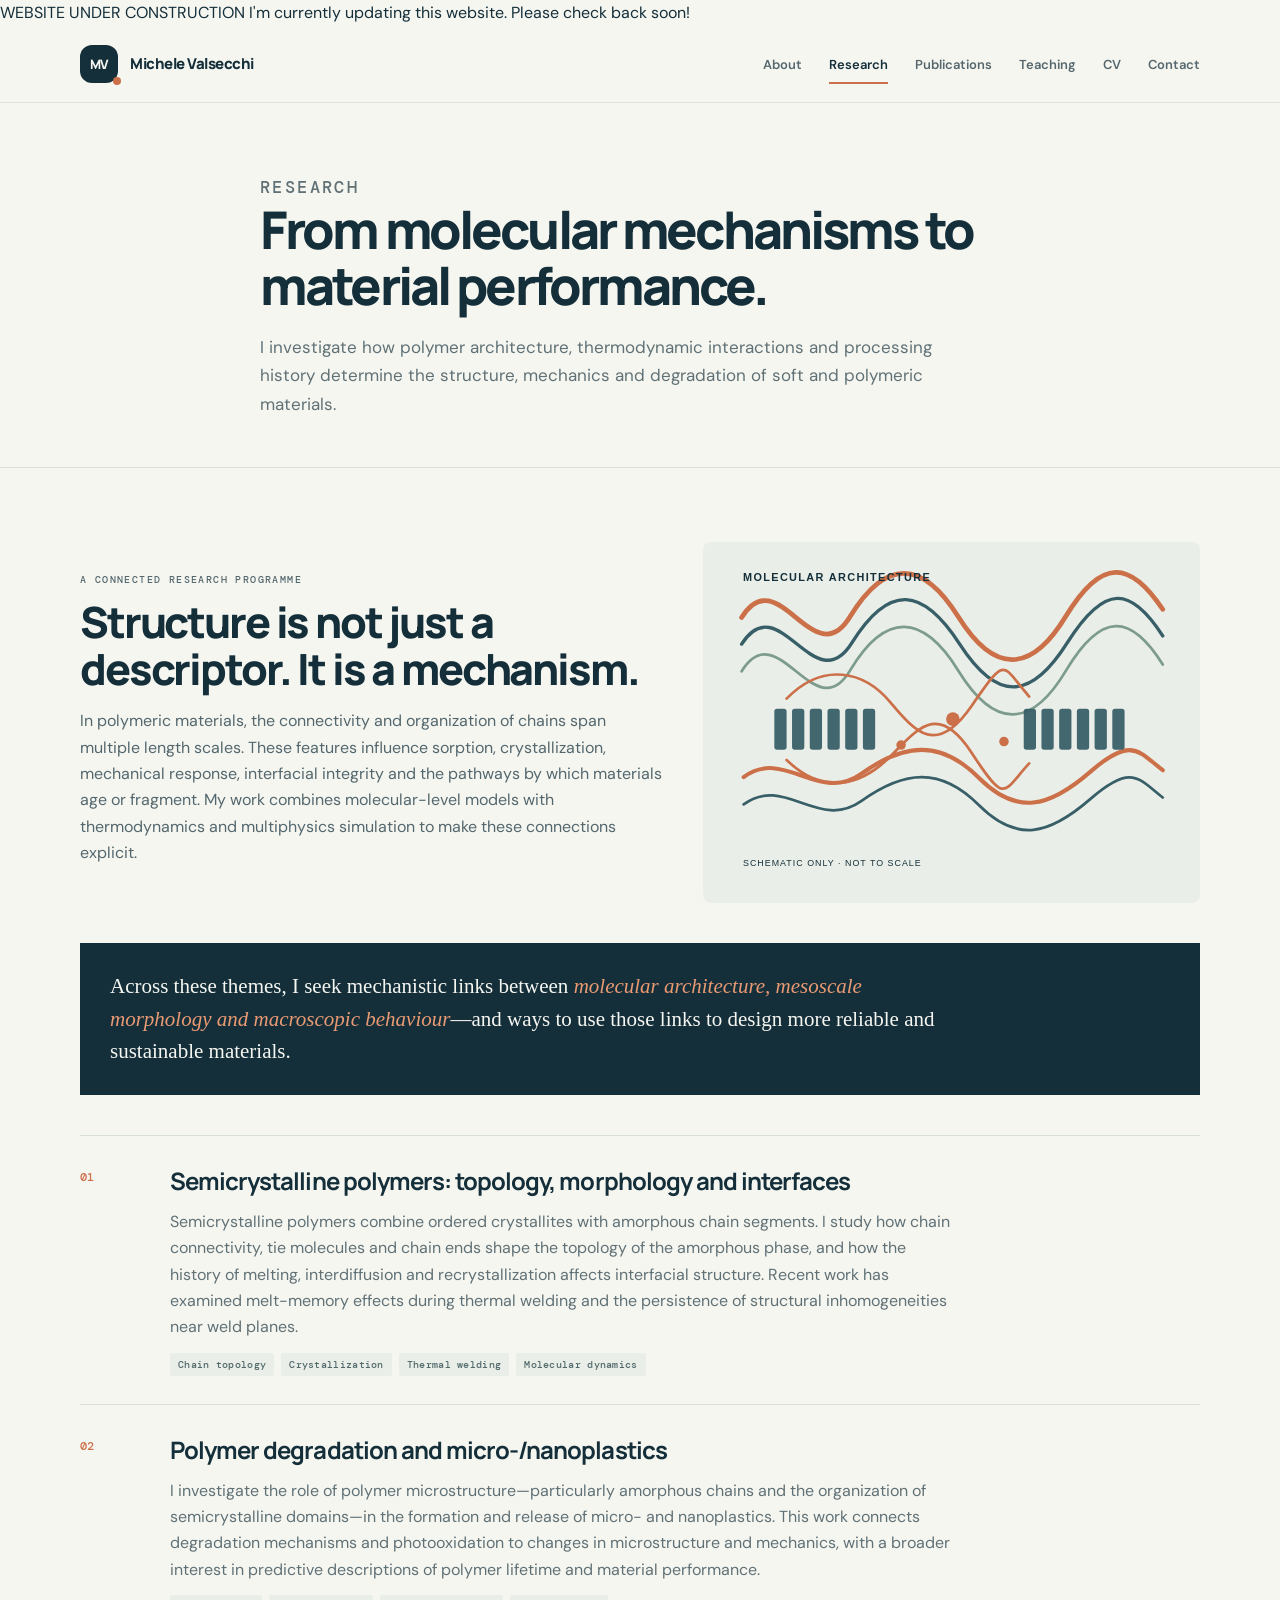
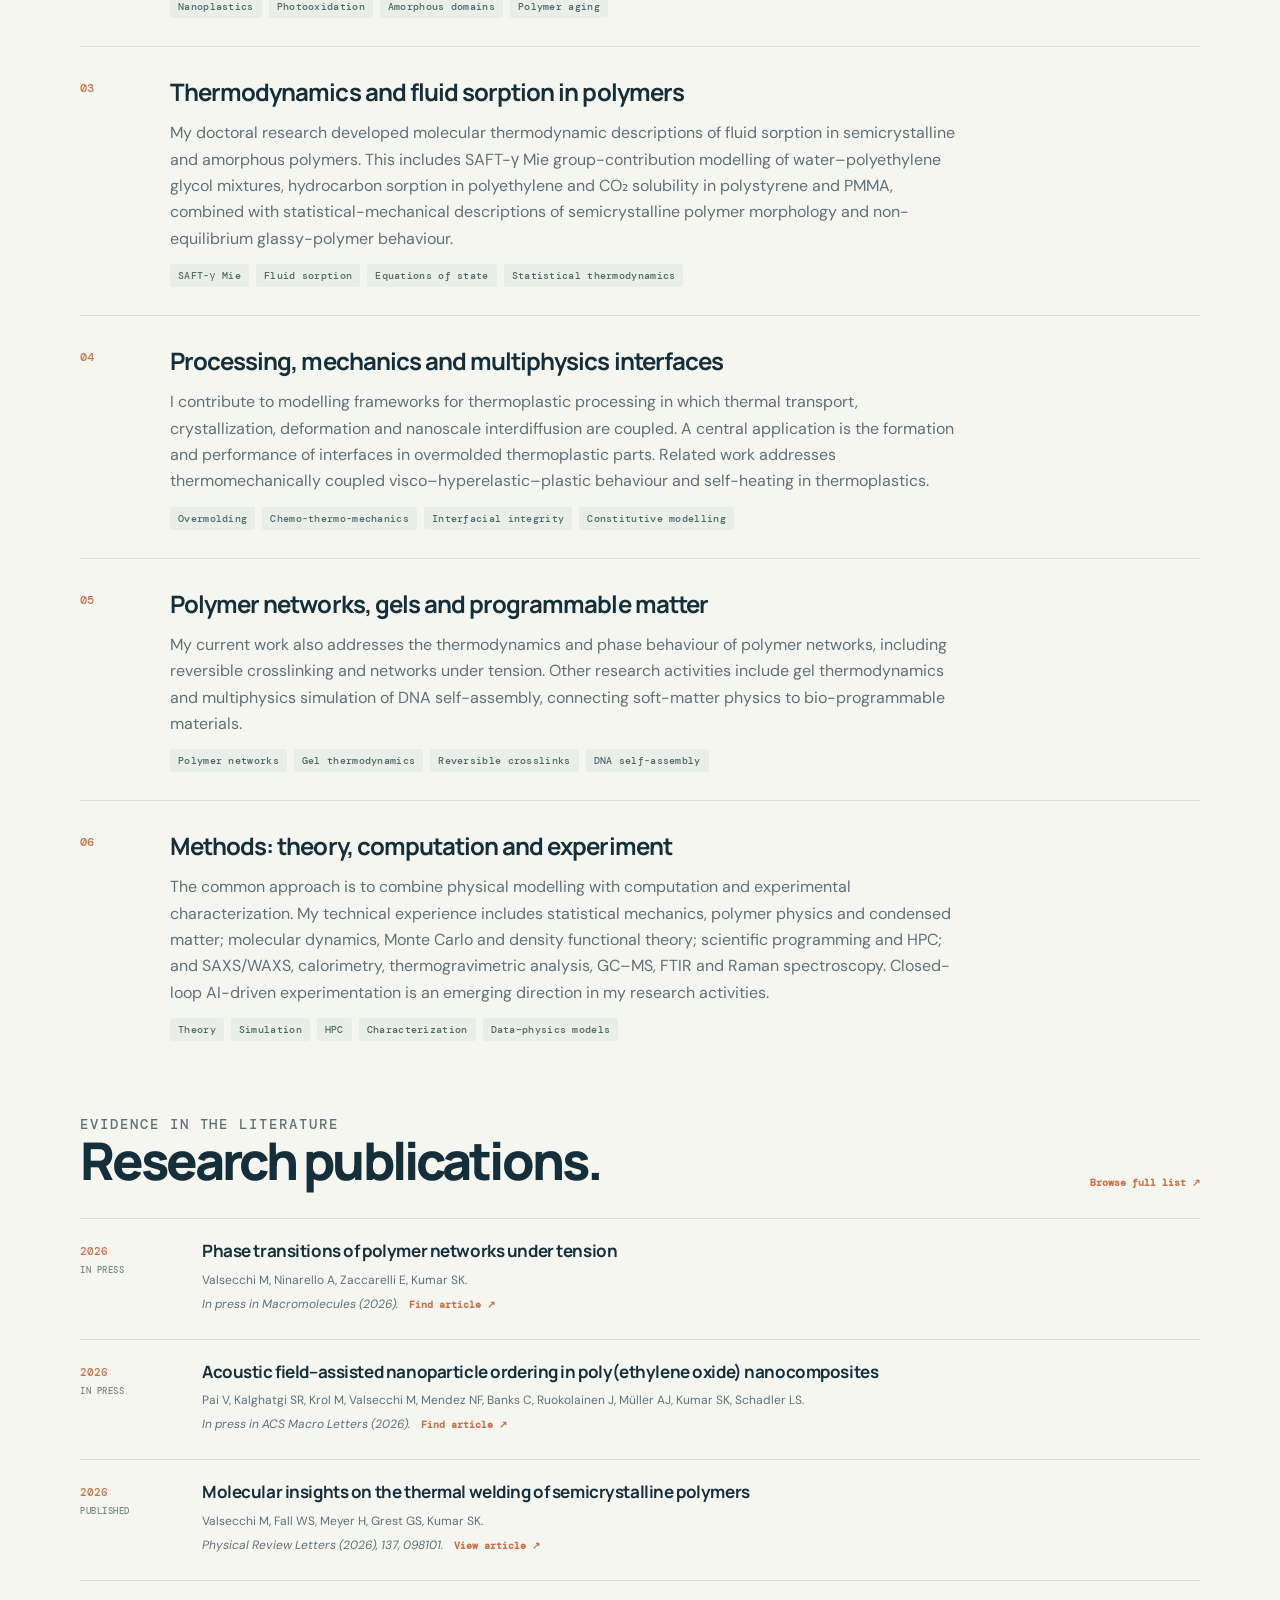
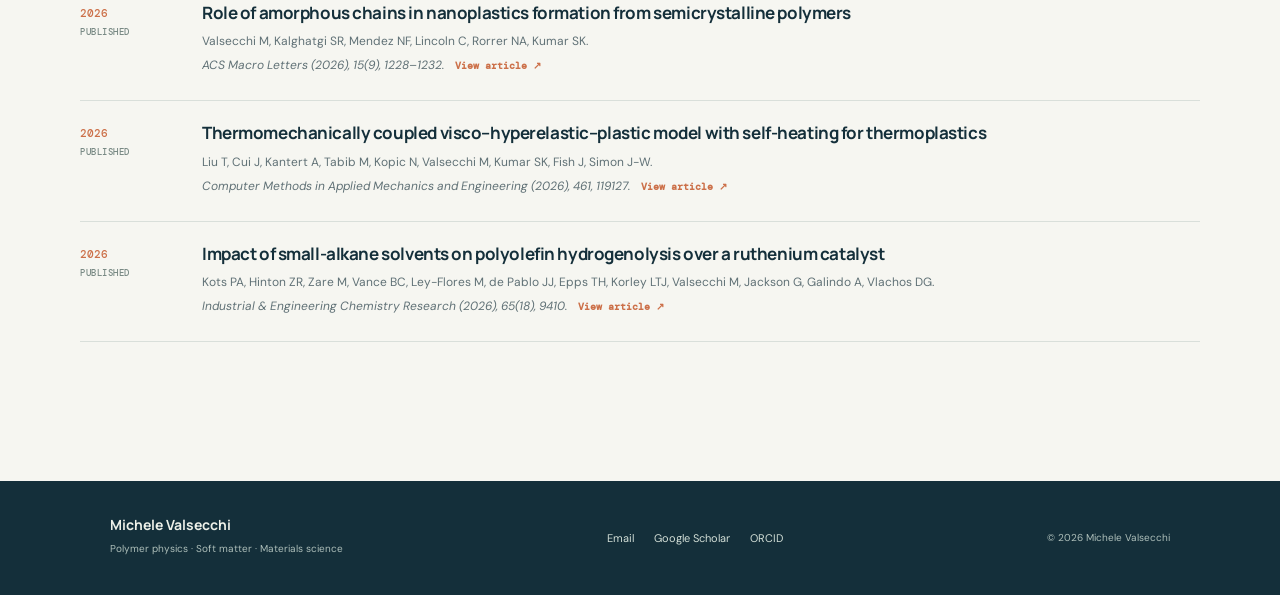
<file: research.html>
<!doctype html>
<html lang="en">
<head>
  <meta charset="utf-8"><meta name="viewport" content="width=device-width, initial-scale=1">
  <meta name="description" content="Research themes in polymer physics, semicrystalline polymers, degradation, thermodynamics, processing and soft matter.">
  <meta name="author" content="Michele Valsecchi">
  <meta name="theme-color" content="#f6f6f1">
  <title>Research | Michele Valsecchi</title>
  <link rel="icon" href="assets/img/favicon.svg" type="image/svg+xml">
  <link rel="stylesheet" href="assets/css/site.css">
</head>
<body class="">
  <div class="construction-banner">
    <span>WEBSITE UNDER CONSTRUCTION</span>
    <span class="banner-message">
        I'm currently updating this website. Please check back soon!
    </span>
</div>
  <a class="skip-link" href="#main">Skip to content</a>
  <header class="site-header">
    <div class="nav-wrap">
      <a class="brand" href="index.html" aria-label="Michele Valsecchi homepage"><span class="brand-mark">MV</span><span class="brand-name">Michele Valsecchi</span></a>
      <button class="nav-toggle" type="button" aria-expanded="false" aria-controls="site-nav"><span></span><span></span><span class="sr-only">Toggle navigation</span></button>
      <nav class="site-nav" id="site-nav" aria-label="Main navigation"><a href="about.html">About</a><a href="research.html" aria-current="page">Research</a><a href="publications.html">Publications</a><a href="teaching.html">Teaching</a><a href="cv.html">CV</a><a href="contact.html">Contact</a></nav>
    </div>
  </header>
  <main id="main">
<section class="page-hero"><div class="wrap page-heading"><p class="eyebrow">Research</p><h1>From molecular mechanisms to material performance.</h1><p>I investigate how polymer architecture, thermodynamic interactions and processing history determine the structure, mechanics and degradation of soft and polymeric materials.</p></div></section>
<section class="section wrap"><div class="research-intro"><div class="prose"><p class="section-kicker">A connected research programme</p><h2 style="font:800 clamp(28px,4vw,43px)/1.1 var(--display);letter-spacing:-.05em;margin:0 0 16px">Structure is not just a descriptor. It is a mechanism.</h2><p>In polymeric materials, the connectivity and organization of chains span multiple length scales. These features influence sorption, crystallization, mechanical response, interfacial integrity and the pathways by which materials age or fragment. My work combines molecular-level models with thermodynamics and multiphysics simulation to make these connections explicit.</p></div><div class="research-art"><img src="assets/img/research-map.svg" alt="Conceptual schematic of polymer chains, ordered crystalline regions and amorphous connectivity"></div></div>
<div class="focus-note"><p>Across these themes, I seek mechanistic links between <em>molecular architecture, mesoscale morphology and macroscopic behaviour</em>—and ways to use those links to design more reliable and sustainable materials.</p></div>
<div class="research-item" id="semicrystalline"><div class="research-index">01</div><div><h2>Semicrystalline polymers: topology, morphology and interfaces</h2><p>Semicrystalline polymers combine ordered crystallites with amorphous chain segments. I study how chain connectivity, tie molecules and chain ends shape the topology of the amorphous phase, and how the history of melting, interdiffusion and recrystallization affects interfacial structure. Recent work has examined melt-memory effects during thermal welding and the persistence of structural inhomogeneities near weld planes.</p><div class="tags"><span class="tag">Chain topology</span><span class="tag">Crystallization</span><span class="tag">Thermal welding</span><span class="tag">Molecular dynamics</span></div></div></div>
<div class="research-item" id="degradation"><div class="research-index">02</div><div><h2>Polymer degradation and micro-/nanoplastics</h2><p>I investigate the role of polymer microstructure—particularly amorphous chains and the organization of semicrystalline domains—in the formation and release of micro- and nanoplastics. This work connects degradation mechanisms and photooxidation to changes in microstructure and mechanics, with a broader interest in predictive descriptions of polymer lifetime and material performance.</p><div class="tags"><span class="tag">Nanoplastics</span><span class="tag">Photooxidation</span><span class="tag">Amorphous domains</span><span class="tag">Polymer aging</span></div></div></div>
<div class="research-item" id="thermodynamics"><div class="research-index">03</div><div><h2>Thermodynamics and fluid sorption in polymers</h2><p>My doctoral research developed molecular thermodynamic descriptions of fluid sorption in semicrystalline and amorphous polymers. This includes SAFT-γ Mie group-contribution modelling of water–polyethylene glycol mixtures, hydrocarbon sorption in polyethylene and CO₂ solubility in polystyrene and PMMA, combined with statistical-mechanical descriptions of semicrystalline polymer morphology and non-equilibrium glassy-polymer behaviour.</p><div class="tags"><span class="tag">SAFT-γ Mie</span><span class="tag">Fluid sorption</span><span class="tag">Equations of state</span><span class="tag">Statistical thermodynamics</span></div></div></div>
<div class="research-item" id="processing"><div class="research-index">04</div><div><h2>Processing, mechanics and multiphysics interfaces</h2><p>I contribute to modelling frameworks for thermoplastic processing in which thermal transport, crystallization, deformation and nanoscale interdiffusion are coupled. A central application is the formation and performance of interfaces in overmolded thermoplastic parts. Related work addresses thermomechanically coupled visco–hyperelastic–plastic behaviour and self-heating in thermoplastics.</p><div class="tags"><span class="tag">Overmolding</span><span class="tag">Chemo-thermo-mechanics</span><span class="tag">Interfacial integrity</span><span class="tag">Constitutive modelling</span></div></div></div>
<div class="research-item" id="networks"><div class="research-index">05</div><div><h2>Polymer networks, gels and programmable matter</h2><p>My current work also addresses the thermodynamics and phase behaviour of polymer networks, including reversible crosslinking and networks under tension. Other research activities include gel thermodynamics and multiphysics simulation of DNA self-assembly, connecting soft-matter physics to bio-programmable materials.</p><div class="tags"><span class="tag">Polymer networks</span><span class="tag">Gel thermodynamics</span><span class="tag">Reversible crosslinks</span><span class="tag">DNA self-assembly</span></div></div></div>
<div class="research-item" id="methods"><div class="research-index">06</div><div><h2>Methods: theory, computation and experiment</h2><p>The common approach is to combine physical modelling with computation and experimental characterization. My technical experience includes statistical mechanics, polymer physics and condensed matter; molecular dynamics, Monte Carlo and density functional theory; scientific programming and HPC; and SAXS/WAXS, calorimetry, thermogravimetric analysis, GC–MS, FTIR and Raman spectroscopy. Closed-loop AI-driven experimentation is an emerging direction in my research activities.</p><div class="tags"><span class="tag">Theory</span><span class="tag">Simulation</span><span class="tag">HPC</span><span class="tag">Characterization</span><span class="tag">Data–physics models</span></div></div></div>
<div class="section-head" style="margin-top:46px"><div><p class="section-kicker">Evidence in the literature</p><h2>Research publications.</h2></div><a class="text-link" href="publications.html">Browse full list ↗</a></div><div class="publication-list"><article class="publication" data-theme="networks">
      <div class="pub-meta"><span>2026</span><span class="pub-status">In press</span></div>
      <div><h3><a href="https://scholar.google.com/scholar?q=%22Phase+transitions+of+polymer+networks+under+tension%22" target="_blank" rel="noopener">Phase transitions of polymer networks under tension</a></h3>
      <p class="pub-authors">Valsecchi M, Ninarello A, Zaccarelli E, Kumar SK.</p><p class="pub-journal">In press in Macromolecules (2026). <a class="text-link" href="https://scholar.google.com/scholar?q=%22Phase+transitions+of+polymer+networks+under+tension%22" target="_blank" rel="noopener">Find article ↗</a></p></div>
    </article><article class="publication" data-theme="processing">
      <div class="pub-meta"><span>2026</span><span class="pub-status">In press</span></div>
      <div><h3><a href="https://scholar.google.com/scholar?q=%22Acoustic+field%E2%80%93assisted+nanoparticle+ordering+in+poly%28ethylene+oxide%29+nanocomposites%22" target="_blank" rel="noopener">Acoustic field–assisted nanoparticle ordering in poly(ethylene oxide) nanocomposites</a></h3>
      <p class="pub-authors">Pai V, Kalghatgi SR, Krol M, Valsecchi M, Mendez NF, Banks C, Ruokolainen J, Müller AJ, Kumar SK, Schadler LS.</p><p class="pub-journal">In press in ACS Macro Letters (2026). <a class="text-link" href="https://scholar.google.com/scholar?q=%22Acoustic+field%E2%80%93assisted+nanoparticle+ordering+in+poly%28ethylene+oxide%29+nanocomposites%22" target="_blank" rel="noopener">Find article ↗</a></p></div>
    </article><article class="publication" data-theme="semicrystalline">
      <div class="pub-meta"><span>2026</span><span class="pub-status">Published</span></div>
      <div><h3><a href="https://doi.org/10.1103/dbck-v8nm" target="_blank" rel="noopener">Molecular insights on the thermal welding of semicrystalline polymers</a></h3>
      <p class="pub-authors">Valsecchi M, Fall WS, Meyer H, Grest GS, Kumar SK.</p><p class="pub-journal">Physical Review Letters (2026), 137, 098101. <a class="text-link" href="https://doi.org/10.1103/dbck-v8nm" target="_blank" rel="noopener">View article ↗</a></p></div>
    </article><article class="publication" data-theme="degradation">
      <div class="pub-meta"><span>2026</span><span class="pub-status">Published</span></div>
      <div><h3><a href="https://doi.org/10.1021/acsmacrolett.6c00299" target="_blank" rel="noopener">Role of amorphous chains in nanoplastics formation from semicrystalline polymers</a></h3>
      <p class="pub-authors">Valsecchi M, Kalghatgi SR, Mendez NF, Lincoln C, Rorrer NA, Kumar SK.</p><p class="pub-journal">ACS Macro Letters (2026), 15(9), 1228–1232. <a class="text-link" href="https://doi.org/10.1021/acsmacrolett.6c00299" target="_blank" rel="noopener">View article ↗</a></p></div>
    </article><article class="publication" data-theme="processing">
      <div class="pub-meta"><span>2026</span><span class="pub-status">Published</span></div>
      <div><h3><a href="https://doi.org/10.1016/j.cma.2026.119127" target="_blank" rel="noopener">Thermomechanically coupled visco–hyperelastic–plastic model with self-heating for thermoplastics</a></h3>
      <p class="pub-authors">Liu T, Cui J, Kantert A, Tabib M, Kopic N, Valsecchi M, Kumar SK, Fish J, Simon J-W.</p><p class="pub-journal">Computer Methods in Applied Mechanics and Engineering (2026), 461, 119127. <a class="text-link" href="https://doi.org/10.1016/j.cma.2026.119127" target="_blank" rel="noopener">View article ↗</a></p></div>
    </article><article class="publication" data-theme="degradation">
      <div class="pub-meta"><span>2026</span><span class="pub-status">Published</span></div>
      <div><h3><a href="https://doi.org/10.1021/acs.iecr.6c00853" target="_blank" rel="noopener">Impact of small-alkane solvents on polyolefin hydrogenolysis over a ruthenium catalyst</a></h3>
      <p class="pub-authors">Kots PA, Hinton ZR, Zare M, Vance BC, Ley-Flores M, de Pablo JJ, Epps TH, Korley LTJ, Valsecchi M, Jackson G, Galindo A, Vlachos DG.</p><p class="pub-journal">Industrial &amp; Engineering Chemistry Research (2026), 65(18), 9410. <a class="text-link" href="https://doi.org/10.1021/acs.iecr.6c00853" target="_blank" rel="noopener">View article ↗</a></p></div>
    </article></div>
</section>
</main>
  <footer class="site-footer"><div class="footer-inner"><div><strong>Michele Valsecchi</strong><span>Polymer physics · Soft matter · Materials science</span></div><div class="footer-links"><a href="mailto:valsecchi.michele@outlook.com">Email</a><a href="https://scholar.google.com/citations?user=m1rhpZUAAAAJ" target="_blank" rel="noopener">Google Scholar</a><a href="https://orcid.org/0000-0003-1835-3552" target="_blank" rel="noopener">ORCID</a></div><small>© <span data-year>2026</span> Michele Valsecchi</small></div></footer>
  <script src="assets/js/site.js" defer></script>
</body></html>
</file>
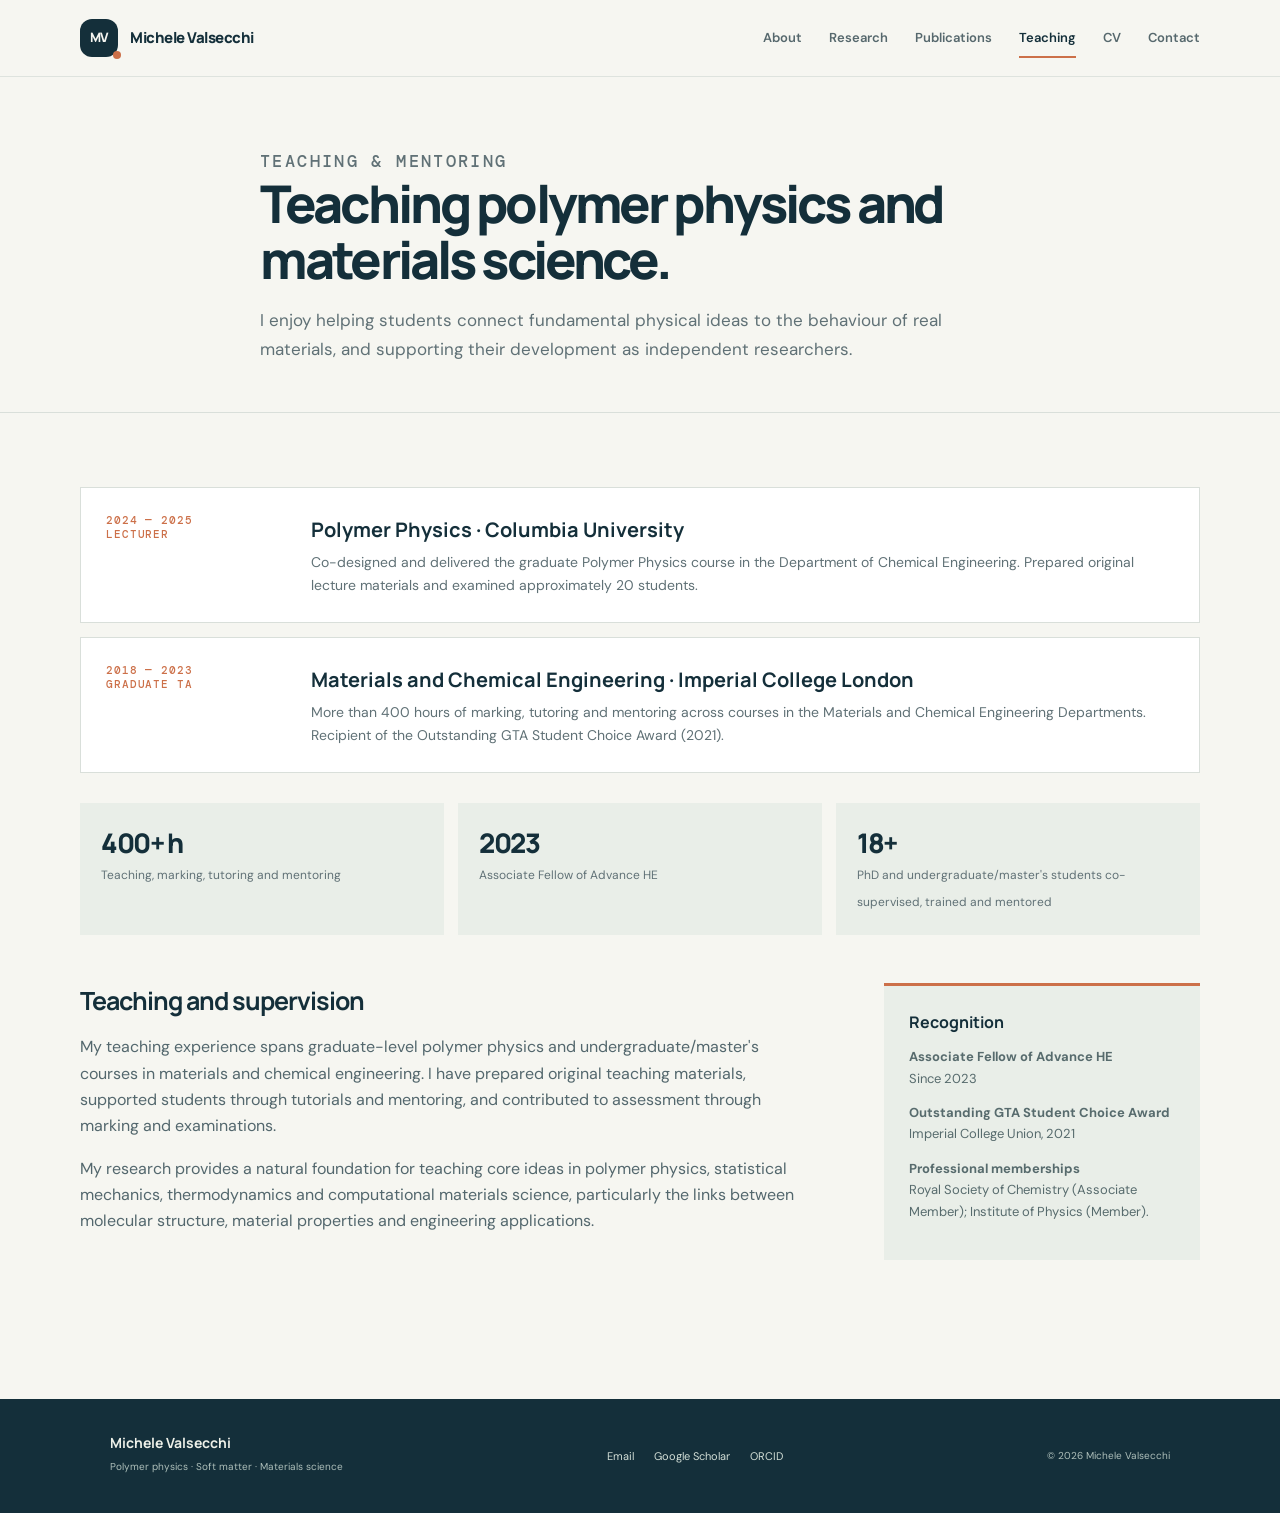
<file: teaching.html>
<!doctype html>
<html lang="en">
<head>
  <meta charset="utf-8"><meta name="viewport" content="width=device-width, initial-scale=1">
  <meta name="description" content="Teaching, mentoring and supervision experience of Michele Valsecchi.">
  <meta name="author" content="Michele Valsecchi">
  <meta name="theme-color" content="#f6f6f1">
  <title>Teaching | Michele Valsecchi</title>
  <link rel="icon" href="assets/img/favicon.svg" type="image/svg+xml">
  <link rel="stylesheet" href="assets/css/site.css">
</head>
<body class="">
  <a class="skip-link" href="#main">Skip to content</a>
  <header class="site-header">
    <div class="nav-wrap">
      <a class="brand" href="index.html" aria-label="Michele Valsecchi homepage"><span class="brand-mark">MV</span><span class="brand-name">Michele Valsecchi</span></a>
      <button class="nav-toggle" type="button" aria-expanded="false" aria-controls="site-nav"><span></span><span></span><span class="sr-only">Toggle navigation</span></button>
      <nav class="site-nav" id="site-nav" aria-label="Main navigation"><a href="about.html">About</a><a href="research.html">Research</a><a href="publications.html">Publications</a><a href="teaching.html" aria-current="page">Teaching</a><a href="cv.html">CV</a><a href="contact.html">Contact</a></nav>
    </div>
  </header>
  <main id="main">
<section class="page-hero"><div class="wrap page-heading"><p class="eyebrow">Teaching & mentoring</p><h1>Teaching polymer physics and materials science.</h1><p>I enjoy helping students connect fundamental physical ideas to the behaviour of real materials, and supporting their development as independent researchers.</p></div></section>
<section class="section wrap"><div class="teaching-card"><div class="teaching-year">2024 — 2025<br>LECTURER</div><div><h2>Polymer Physics · Columbia University</h2><p>Co-designed and delivered the graduate Polymer Physics course in the Department of Chemical Engineering. Prepared original lecture materials and examined approximately 20 students.</p></div></div>
<div class="teaching-card"><div class="teaching-year">2018 — 2023<br>GRADUATE TA</div><div><h2>Materials and Chemical Engineering · Imperial College London</h2><p>More than 400 hours of marking, tutoring and mentoring across courses in the Materials and Chemical Engineering Departments. Recipient of the Outstanding GTA Student Choice Award (2021).</p></div></div>
<div class="teaching-highlight"><div class="mini"><b>400+ h</b><span>Teaching, marking, tutoring and mentoring</span></div><div class="mini"><b>2023</b><span>Associate Fellow of Advance HE</span></div><div class="mini"><b>18+</b><span>PhD and undergraduate/master's students co-supervised, trained and mentored</span></div></div>
<div class="content-grid" style="margin-top:48px"><div class="prose"><h2>Teaching and supervision</h2><p>My teaching experience spans graduate-level polymer physics and undergraduate/master's courses in materials and chemical engineering. I have prepared original teaching materials, supported students through tutorials and mentoring, and contributed to assessment through marking and examinations.</p><p>My research provides a natural foundation for teaching core ideas in polymer physics, statistical mechanics, thermodynamics and computational materials science, particularly the links between molecular structure, material properties and engineering applications.</p></div><aside class="side-note"><h3>Recognition</h3><p><strong>Associate Fellow of Advance HE</strong><br>Since 2023</p><p><strong>Outstanding GTA Student Choice Award</strong><br>Imperial College Union, 2021</p><p><strong>Professional memberships</strong><br>Royal Society of Chemistry (Associate Member); Institute of Physics (Member).</p></aside></div>
</section>
</main>
  <footer class="site-footer"><div class="footer-inner"><div><strong>Michele Valsecchi</strong><span>Polymer physics · Soft matter · Materials science</span></div><div class="footer-links"><a href="mailto:valsecchi.michele@outlook.com">Email</a><a href="https://scholar.google.com/citations?user=m1rhpZUAAAAJ" target="_blank" rel="noopener">Google Scholar</a><a href="https://orcid.org/0000-0003-1835-3552" target="_blank" rel="noopener">ORCID</a></div><small>© <span data-year>2026</span> Michele Valsecchi</small></div></footer>
  <script src="assets/js/site.js" defer></script>
</body></html>
</file>
<file: assets/css/site.css>
@import url('https://fonts.googleapis.com/css2?family=DM+Mono:wght@400;500&family=DM+Sans:wght@400;500;600;700&family=Manrope:wght@400;500;600;700;800&display=swap');
:root{--ink:#142f3a;--ink2:#244a55;--muted:#607176;--paper:#f6f6f1;--white:#fff;--line:#d9dfda;--accent:#cc7049;--sage:#e9eee8;--pale:#f0ece3;--shadow:0 14px 40px rgba(20,47,58,.08);--serif:Georgia,'Times New Roman',serif;--sans:'DM Sans',Arial,sans-serif;--display:'Manrope','DM Sans',Arial,sans-serif;--mono:'DM Mono',monospace}
*{box-sizing:border-box}html{scroll-behavior:smooth}body{margin:0;background:var(--paper);color:var(--ink);font-family:var(--sans);font-size:16px;line-height:1.65}a{color:inherit;text-decoration:none}a:hover{color:var(--accent)}img,svg{max-width:100%;height:auto}button{font:inherit}.skip-link{position:absolute;left:-9999px;top:8px;background:var(--ink);color:white;padding:10px 14px;z-index:100}.skip-link:focus{left:12px}.sr-only{position:absolute;width:1px;height:1px;padding:0;margin:-1px;overflow:hidden;clip:rect(0,0,0,0);white-space:nowrap;border:0}
.site-header{position:sticky;top:0;z-index:50;background:rgba(246,246,241,.94);backdrop-filter:blur(15px);border-bottom:1px solid rgba(217,223,218,.8)}.nav-wrap{max-width:1180px;margin:auto;padding:0 30px;min-height:76px;display:flex;align-items:center;justify-content:space-between;gap:28px}.brand{display:flex;align-items:center;gap:12px;font-family:var(--display);font-weight:800;letter-spacing:-.03em}.brand-mark{display:grid;place-items:center;width:38px;height:38px;border-radius:12px;background:var(--ink);color:var(--paper);font-size:13px;letter-spacing:-.04em;position:relative}.brand-mark:after{content:'';position:absolute;width:8px;height:8px;border-radius:50%;background:var(--accent);right:-3px;bottom:-2px}.brand-name{font-size:15px}.site-nav{display:flex;align-items:center;gap:27px}.site-nav a{font-size:13px;font-weight:600;color:#56686d;position:relative;padding:27px 0}.site-nav a:hover,.site-nav a[aria-current=page]{color:var(--ink)}.site-nav a[aria-current=page]:after{content:'';position:absolute;left:0;right:0;bottom:18px;height:2px;background:var(--accent)}.nav-toggle{display:none;background:none;border:0;padding:10px}.nav-toggle span:not(.sr-only){display:block;width:22px;height:2px;background:var(--ink);margin:5px}
.wrap{max-width:1120px;margin:auto;padding:0 30px}.eyebrow{font:500 11px var(--mono);letter-spacing:.14em;text-transform:uppercase;color:var(--accent);margin:0 0 17px}.eyebrow .dot{display:inline-block;width:6px;height:6px;border-radius:50%;background:var(--accent);margin:0 9px 1px 0}.hero{padding:78px 0 68px;display:grid;grid-template-columns:1.03fr .97fr;gap:62px;align-items:center}.hero h1{font:800 clamp(44px,6vw,76px)/1.02 var(--display);letter-spacing:-.065em;margin:0 0 22px;max-width:650px}.hero h1 em{font-family:var(--serif);font-weight:400;color:var(--accent);letter-spacing:-.045em}.hero-copy{font-size:18px;color:#50646a;max-width:620px;line-height:1.75;margin:0 0 28px}.hero-meta{font-size:13px;color:var(--muted);display:flex;gap:12px;align-items:center;flex-wrap:wrap;margin:0 0 30px}.hero-meta .sep{width:4px;height:4px;border-radius:50%;background:var(--accent)}.actions{display:flex;gap:12px;align-items:center;flex-wrap:wrap}.button{display:inline-flex;align-items:center;justify-content:center;gap:10px;padding:13px 18px;border-radius:4px;background:var(--ink);color:white;font-size:13px;font-weight:700;letter-spacing:.01em;border:1px solid var(--ink);transition:.2s}.button:hover{background:var(--accent);border-color:var(--accent);color:white;transform:translateY(-1px)}.button.secondary{background:transparent;color:var(--ink);border-color:#aebbb5}.button.secondary:hover{background:var(--ink);border-color:var(--ink);color:white}.hero-art{position:relative;padding:16px;background:#e9eee8;border-radius:22px;box-shadow:var(--shadow);overflow:hidden}.hero-art:before{content:'STRUCTURE → PROPERTIES';position:absolute;top:28px;right:30px;font:500 10px var(--mono);letter-spacing:.1em;color:#6d827c;z-index:2}.hero-art img{display:block;width:100%;border-radius:12px}.hero-caption{display:flex;justify-content:space-between;gap:10px;padding:12px 5px 1px;font:10px var(--mono);letter-spacing:.1em;text-transform:uppercase;color:#687c77}.availability{border-top:1px solid var(--line);border-bottom:1px solid var(--line);padding:17px 0}.availability-inner{display:flex;align-items:center;justify-content:space-between;gap:20px}.availability p{margin:0;color:#607176;font-size:13px}.availability strong{color:var(--ink);font-weight:700}.availability a{font-weight:700;font-size:12px;color:var(--accent)}
.section{padding:74px 0}.section.compact{padding:55px 0}.section-head{display:flex;align-items:end;justify-content:space-between;gap:24px;margin-bottom:29px}.section-head h2,.page-heading h1{font:800 clamp(32px,4.5vw,52px)/1.08 var(--display);letter-spacing:-.055em;margin:0}.section-head p{max-width:470px;color:var(--muted);margin:0;font-size:14px}.section-kicker{font:500 10px var(--mono);text-transform:uppercase;letter-spacing:.14em;color:var(--accent);margin-bottom:12px}.theme-grid{display:grid;grid-template-columns:repeat(3,1fr);gap:14px}.theme-card{background:var(--white);border:1px solid var(--line);padding:24px 24px 26px;min-height:230px;position:relative;transition:transform .2s,box-shadow .2s}.theme-card:hover{transform:translateY(-3px);box-shadow:var(--shadow)}.theme-num{font:500 11px var(--mono);color:var(--accent);display:block;margin-bottom:28px}.theme-card h3{font:700 19px/1.25 var(--display);letter-spacing:-.035em;margin:0 0 12px}.theme-card p{font-size:13px;line-height:1.7;color:var(--muted);margin:0}.theme-card .arrow{position:absolute;right:21px;top:21px;color:#9aa9a3}.stats{display:grid;grid-template-columns:repeat(3,1fr);border-top:1px solid var(--line);border-bottom:1px solid var(--line)}.stat{padding:28px 26px 28px 0;border-right:1px solid var(--line)}.stat:not(:first-child){padding-left:26px}.stat:last-child{border:0}.stat b{font:800 34px var(--display);letter-spacing:-.06em;display:block}.stat span{font-size:12px;color:var(--muted)}
.page-hero{padding:70px 0 48px;border-bottom:1px solid var(--line)}.page-heading{max-width:820px}.page-heading h1{margin-bottom:18px}.page-heading p{max-width:720px;font-size:17px;color:var(--muted);margin:0;line-height:1.7}.content-grid{display:grid;grid-template-columns:minmax(0,1.4fr) minmax(250px,.6fr);gap:65px}.prose{max-width:760px}.prose h2{font:700 25px var(--display);letter-spacing:-.04em;margin:38px 0 12px}.prose h2:first-child{margin-top:0}.prose p{color:#53676d}.prose strong{color:var(--ink)}.side-note{background:var(--sage);padding:25px;height:max-content;border-top:3px solid var(--accent)}.side-note h3{font:700 16px var(--display);margin:0 0 12px}.side-note p,.side-note li{font-size:13px;color:#576b6d}.side-note ul{padding-left:18px;margin:8px 0}.timeline{border-left:1px solid #bdc9c3;margin:25px 0 0 5px;padding-left:28px}.timeline-item{position:relative;padding:0 0 29px}.timeline-item:before{content:'';position:absolute;left:-33px;top:8px;width:9px;height:9px;border:2px solid var(--accent);background:var(--paper);border-radius:50%}.timeline-date{font:500 10px var(--mono);letter-spacing:.1em;color:var(--accent);text-transform:uppercase}.timeline-item h3{font:700 18px var(--display);margin:5px 0 3px}.timeline-item p{margin:0;color:var(--muted);font-size:13px}.education-list{display:grid;grid-template-columns:1fr 1fr;gap:14px}.education-item{border:1px solid var(--line);background:#fff;padding:19px}.education-item .date{font:500 10px var(--mono);color:var(--accent)}.education-item h3{font:700 16px var(--display);margin:7px 0 4px}.education-item p{font-size:13px;color:var(--muted);margin:0}
.research-intro{display:grid;grid-template-columns:1fr .85fr;gap:38px;align-items:center}.research-art{background:var(--sage);padding:10px;border-radius:8px}.research-art img{display:block}.research-item{display:grid;grid-template-columns:70px 1fr;gap:20px;border-top:1px solid var(--line);padding:28px 0}.research-index{font:500 12px var(--mono);color:var(--accent);padding-top:5px}.research-item h2{font:700 24px var(--display);letter-spacing:-.04em;margin:0 0 12px}.research-item p{max-width:790px;color:var(--muted);margin:0 0 12px}.research-item .tags{display:flex;gap:7px;flex-wrap:wrap}.tag{font:500 10px var(--mono);letter-spacing:.03em;padding:5px 8px;background:#e9eee8;color:#52696b;border-radius:2px}.focus-note{background:var(--ink);color:var(--paper);padding:27px 30px;margin:40px 0}.focus-note p{margin:0;font:400 21px/1.55 var(--serif);max-width:850px}.focus-note em{color:#e99a73}
.filter-row{display:flex;gap:8px;flex-wrap:wrap;margin:22px 0 30px}.filter-btn{border:1px solid #cbd4ce;background:transparent;padding:8px 12px;border-radius:20px;font-size:11px;color:#586a6d;cursor:pointer}.filter-btn.active,.filter-btn:hover{background:var(--ink);border-color:var(--ink);color:white}.publication-list{border-top:1px solid var(--line)}.publication{display:grid;grid-template-columns:100px 1fr;gap:22px;border-bottom:1px solid var(--line);padding:20px 0}.publication[hidden]{display:none}.pub-meta{font:500 11px var(--mono);color:var(--accent);padding-top:5px}.pub-status{display:block;color:#788984;font-size:9px;letter-spacing:.06em;text-transform:uppercase;margin-top:6px}.publication h3{font:700 17px/1.42 var(--display);letter-spacing:-.025em;margin:0 0 7px}.publication h3 a:hover{text-decoration:underline;text-decoration-color:var(--accent);text-underline-offset:4px}.pub-authors,.pub-journal{font-size:12px;color:var(--muted);margin:0 0 5px;line-height:1.6}.pub-journal{font-style:italic}.text-link{font:600 10px var(--mono);font-style:normal;color:var(--accent);white-space:nowrap;margin-left:8px}
.teaching-card{background:white;border:1px solid var(--line);padding:25px;margin-bottom:14px;display:grid;grid-template-columns:180px 1fr;gap:25px}.teaching-year{font:500 11px var(--mono);letter-spacing:.08em;color:var(--accent)}.teaching-card h2{font:700 20px var(--display);margin:3px 0 8px}.teaching-card p{margin:0;color:var(--muted);font-size:14px}.teaching-highlight{display:grid;grid-template-columns:repeat(3,1fr);gap:14px;margin-top:30px}.teaching-highlight .mini{background:var(--sage);padding:21px}.mini b{font:800 27px var(--display);display:block;letter-spacing:-.05em}.mini span{font-size:12px;color:var(--muted)}
.cv-toolbar{display:flex;gap:12px;align-items:center;flex-wrap:wrap;margin:24px 0}.cv-toolbar p{font-size:12px;color:var(--muted);margin:0}.cv-document{background:#fff;border:1px solid var(--line);padding:clamp(22px,4vw,48px);max-width:900px;margin:0 auto;box-shadow:var(--shadow)}.cv-name{font:800 31px var(--display);letter-spacing:-.055em;margin:0}.cv-subtitle{color:var(--muted);font-size:13px;margin:3px 0 14px}.cv-links{font-size:11px;color:var(--muted);display:flex;gap:10px;flex-wrap:wrap}.cv-section{border-top:1px solid var(--line);margin-top:25px;padding-top:17px}.cv-section h2{font:700 11px var(--mono);letter-spacing:.14em;text-transform:uppercase;color:var(--accent);margin:0 0 14px}.cv-entry{margin:0 0 15px}.cv-entry-head{display:flex;justify-content:space-between;gap:18px;font-size:13px}.cv-entry-head strong{font-weight:700}.cv-entry-date{font:500 10px var(--mono);color:var(--muted);white-space:nowrap}.cv-entry p,.cv-entry li{font-size:12px;color:#5a696c;margin:4px 0;line-height:1.55}.cv-entry ul{margin:5px 0;padding-left:17px}.cv-pubs{padding-left:20px;margin:0}.cv-pubs li{font-size:11px;color:#53646a;margin:0 0 8px;line-height:1.5}.pdf-frame{width:100%;height:820px;border:1px solid var(--line);background:#e4e8e4;margin-top:25px}
.contact-grid{display:grid;grid-template-columns:1fr 1fr;gap:16px;margin-top:34px}.contact-card{background:#fff;border:1px solid var(--line);padding:24px;display:flex;align-items:center;justify-content:space-between;gap:16px}.contact-card span{display:block;color:var(--muted);font-size:11px;margin-bottom:4px}.contact-card strong{font:700 16px var(--display);overflow-wrap:anywhere}.contact-card .out{font-size:19px;color:var(--accent)}.contact-note{max-width:680px;color:var(--muted);font-size:14px;margin-top:26px}
.site-footer{background:var(--ink);color:#edf0e8;margin-top:65px;padding:34px 0}.footer-inner{max-width:1120px;margin:auto;padding:0 30px;display:flex;align-items:center;justify-content:space-between;gap:24px;flex-wrap:wrap}.footer-inner strong{display:block;font:700 14px var(--display)}.footer-inner span,.footer-inner small{font-size:10px;color:#aebfba}.footer-links{display:flex;gap:20px;font-size:11px;color:#d3dfd7}.footer-links a:hover{color:#f1a07b}
@media(max-width:900px){.hero{gap:32px}.site-nav{gap:17px}.site-nav a{font-size:12px}.content-grid{gap:32px}.theme-grid{grid-template-columns:repeat(2,1fr)}}
@media(max-width:700px){.nav-wrap{padding:0 20px;min-height:68px}.nav-toggle{display:block}.site-nav{display:none;position:absolute;left:0;right:0;top:68px;background:var(--paper);border-bottom:1px solid var(--line);padding:8px 20px 18px;flex-direction:column;align-items:stretch;gap:0}.site-nav.open{display:flex}.site-nav a{padding:12px 4px;border-bottom:1px solid var(--line)}.site-nav a[aria-current=page]:after{display:none}.wrap{padding:0 20px}.hero{grid-template-columns:1fr;padding:53px 0 45px;gap:28px}.hero h1{font-size:clamp(43px,13vw,67px)}.hero-copy{font-size:16px}.hero-art{max-width:540px}.availability-inner{align-items:flex-start;flex-direction:column;gap:8px}.section{padding:54px 0}.section-head{align-items:flex-start;flex-direction:column}.theme-grid{grid-template-columns:1fr}.theme-card{min-height:auto}.stats{grid-template-columns:1fr}.stat,.stat:not(:first-child){padding:18px 0;border-right:0;border-bottom:1px solid var(--line)}.stat:last-child{border-bottom:0}.page-hero{padding:50px 0 35px}.page-heading p{font-size:15px}.content-grid,.research-intro{grid-template-columns:1fr}.side-note{order:2}.research-art{max-width:520px}.research-item{grid-template-columns:34px 1fr;gap:10px}.research-item h2{font-size:21px}.publication{grid-template-columns:55px 1fr;gap:12px}.publication h3{font-size:15px}.pub-authors,.pub-journal{font-size:11px}.education-list,.contact-grid{grid-template-columns:1fr}.teaching-card{grid-template-columns:1fr;gap:8px;padding:20px}.teaching-highlight{grid-template-columns:1fr}.cv-document{padding:21px 16px}.cv-entry-head{flex-direction:column;gap:0}.pdf-frame{height:620px}.footer-inner{padding:0 20px;align-items:flex-start;flex-direction:column;gap:17px}.footer-links{flex-wrap:wrap}}
@media print{.site-header,.site-footer,.cv-toolbar,.pdf-frame{display:none!important}body{background:#fff}.wrap{max-width:none;padding:0}.cv-document{border:0;box-shadow:none;padding:0}.site-header{position:static}}
</file>
